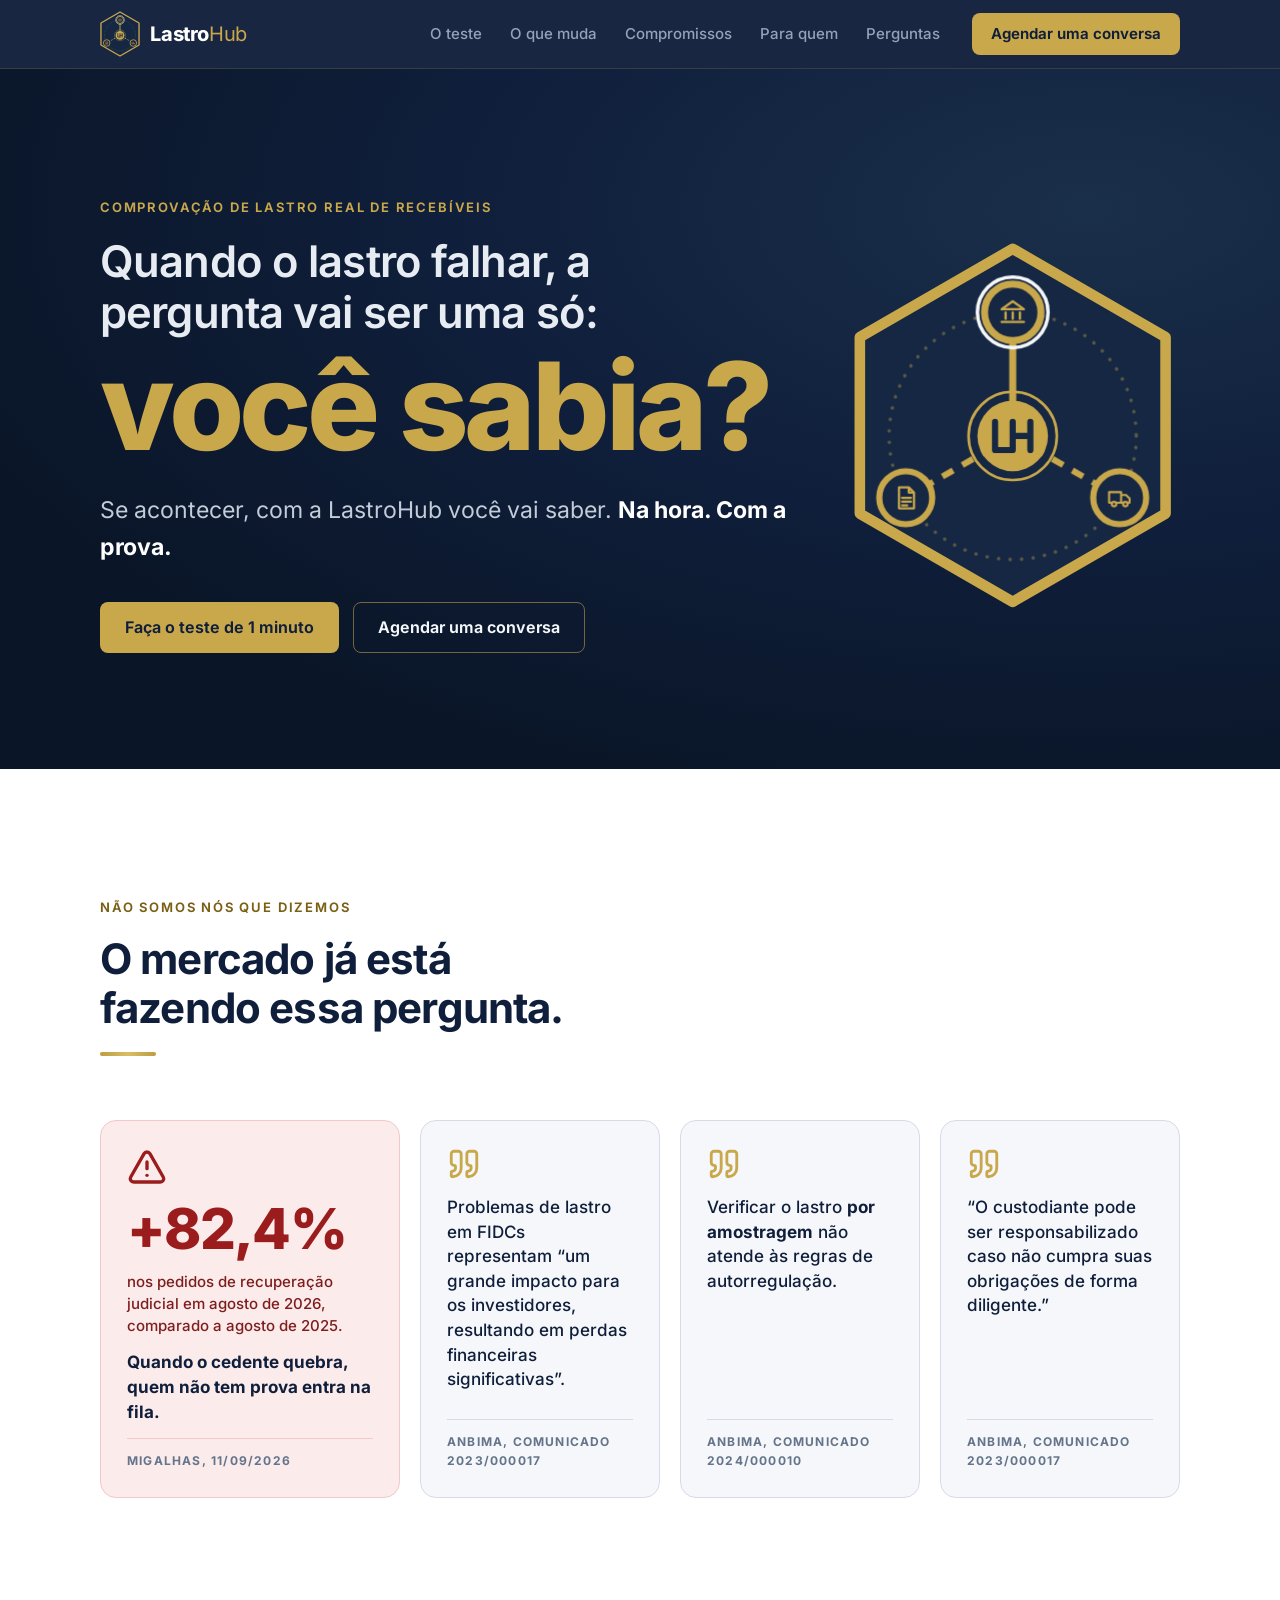
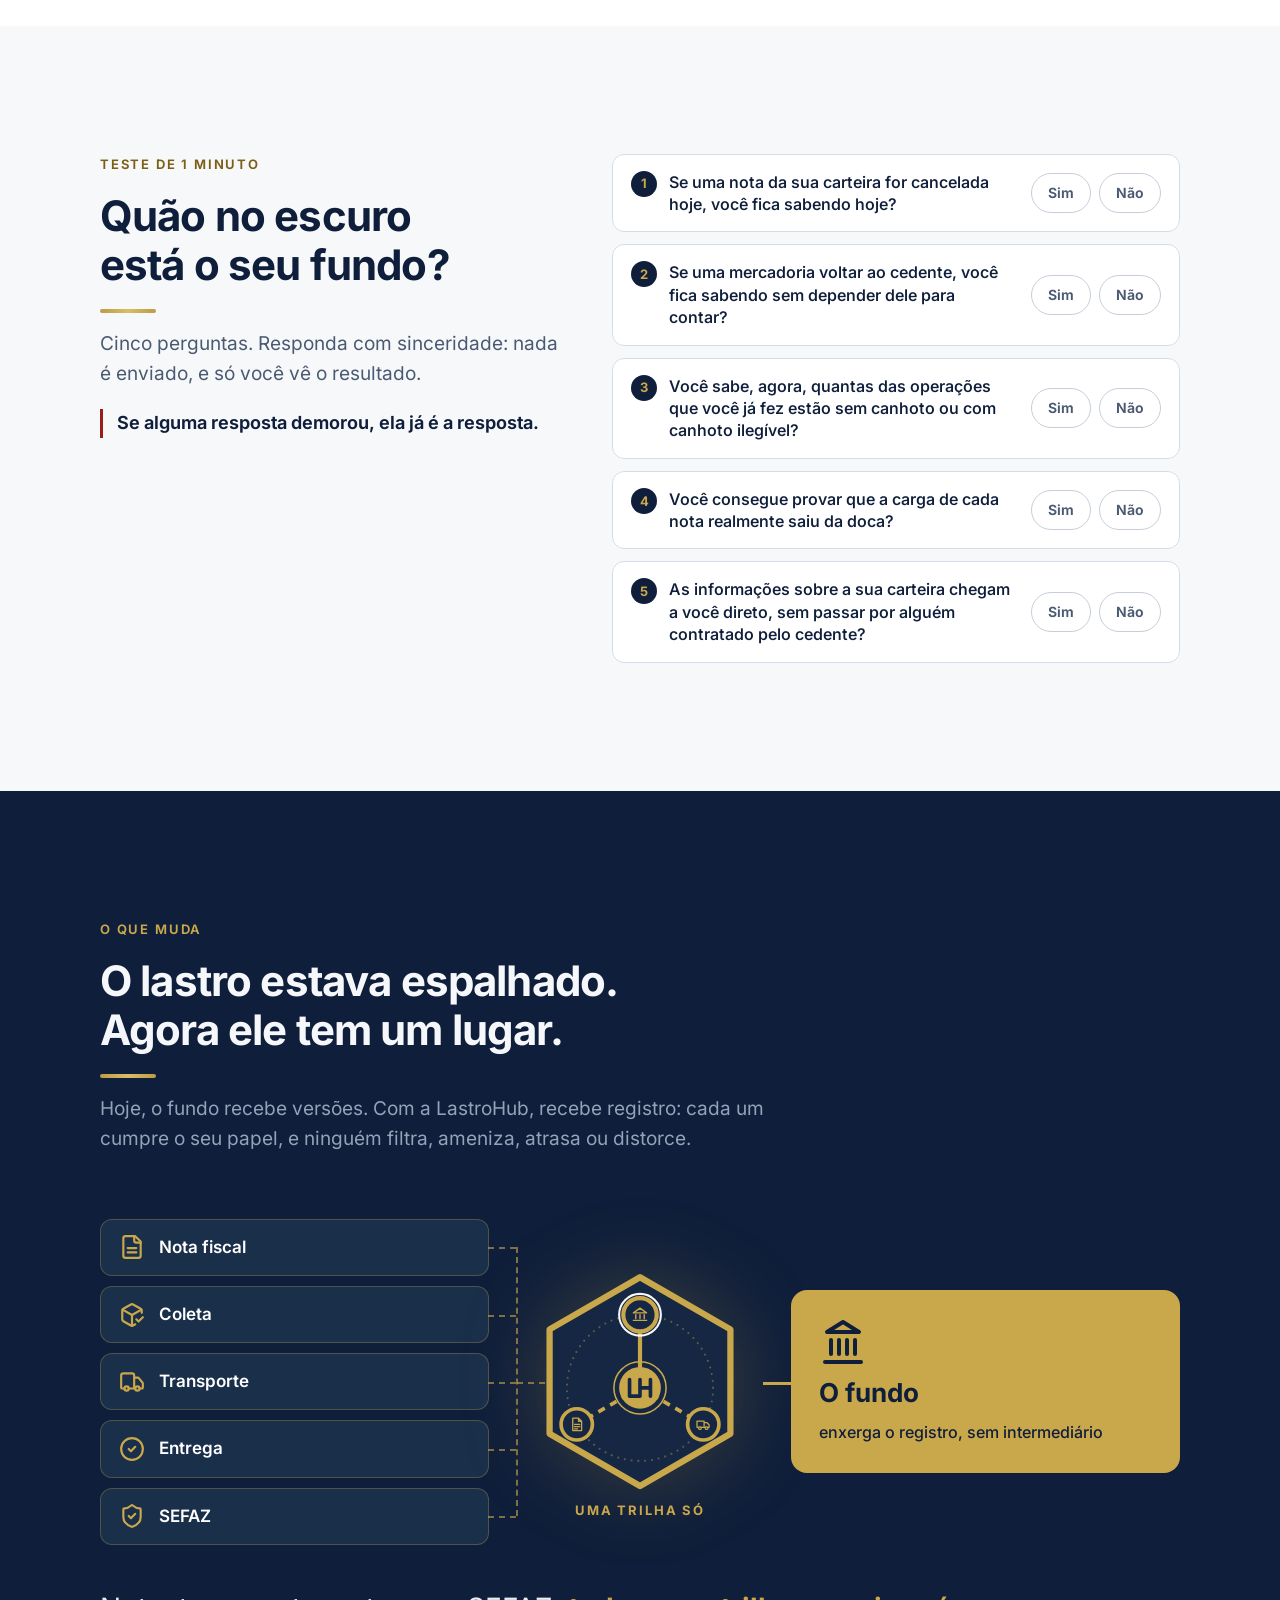
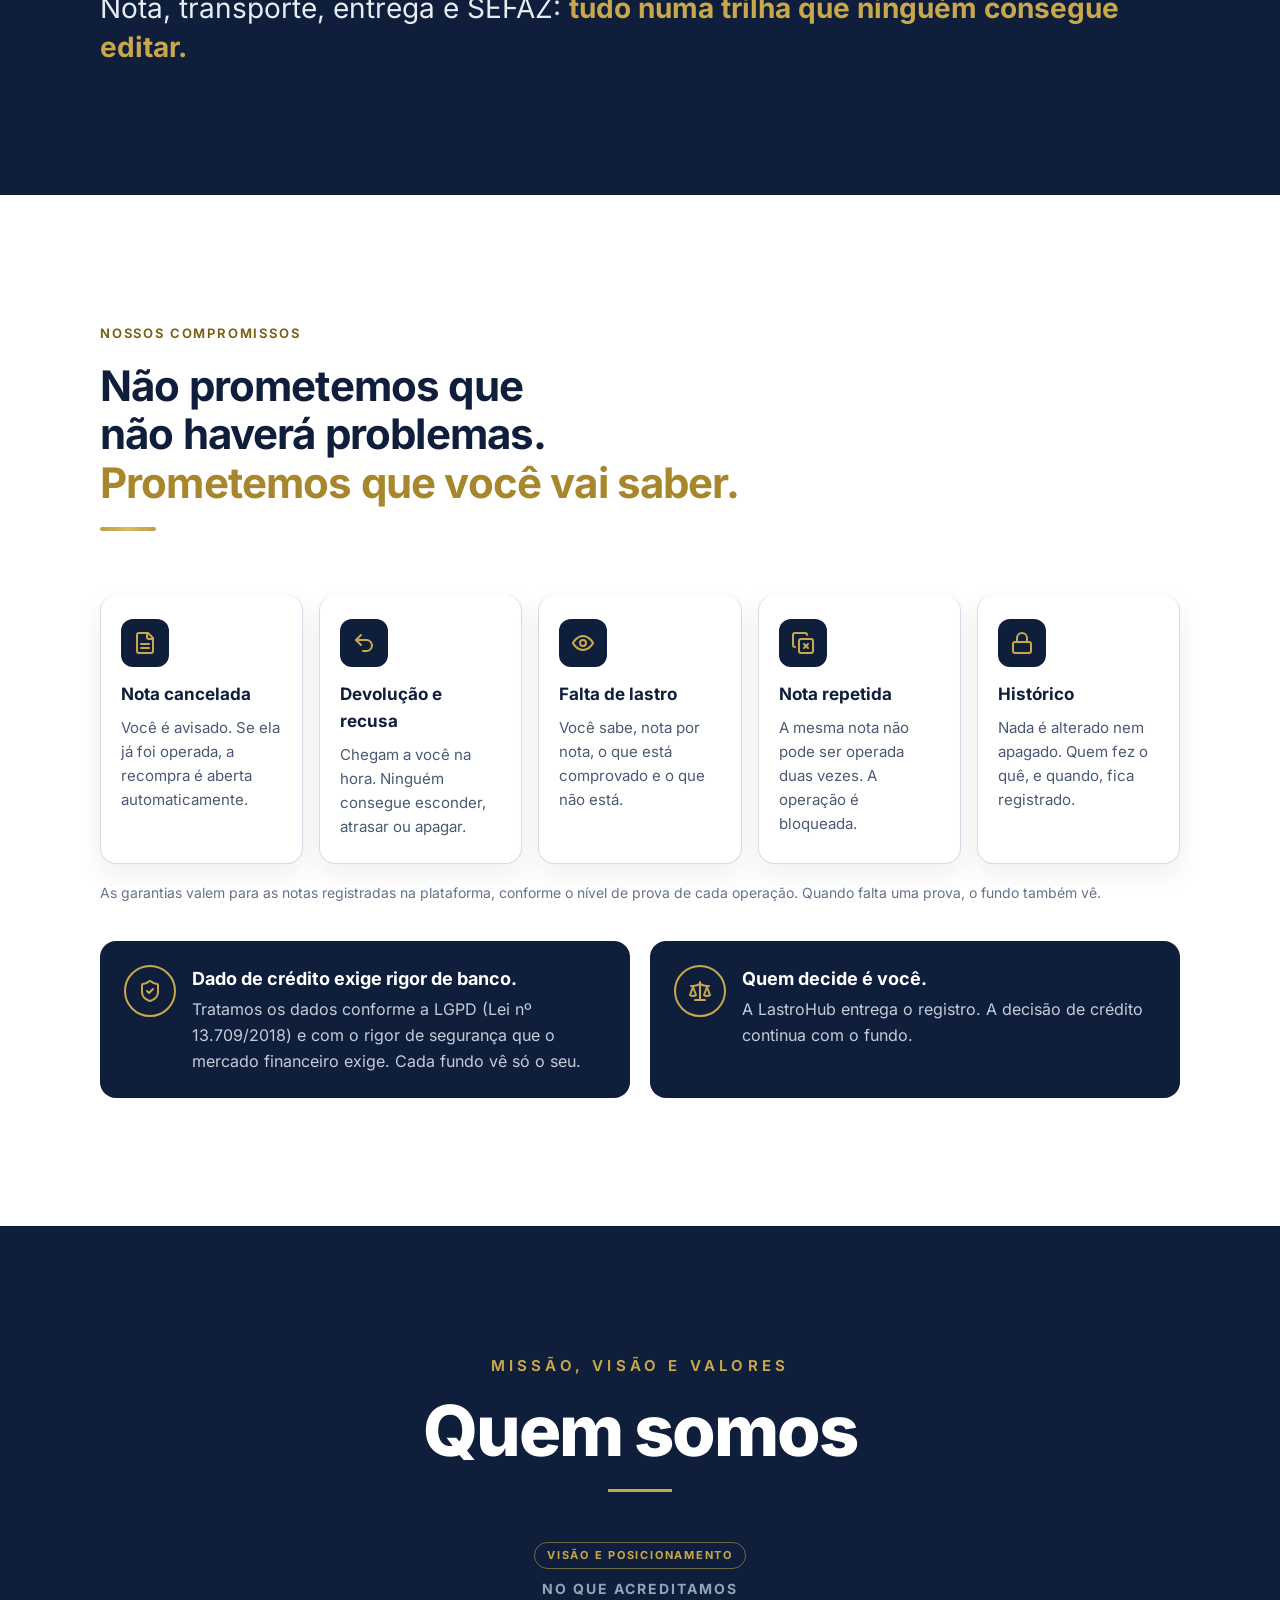
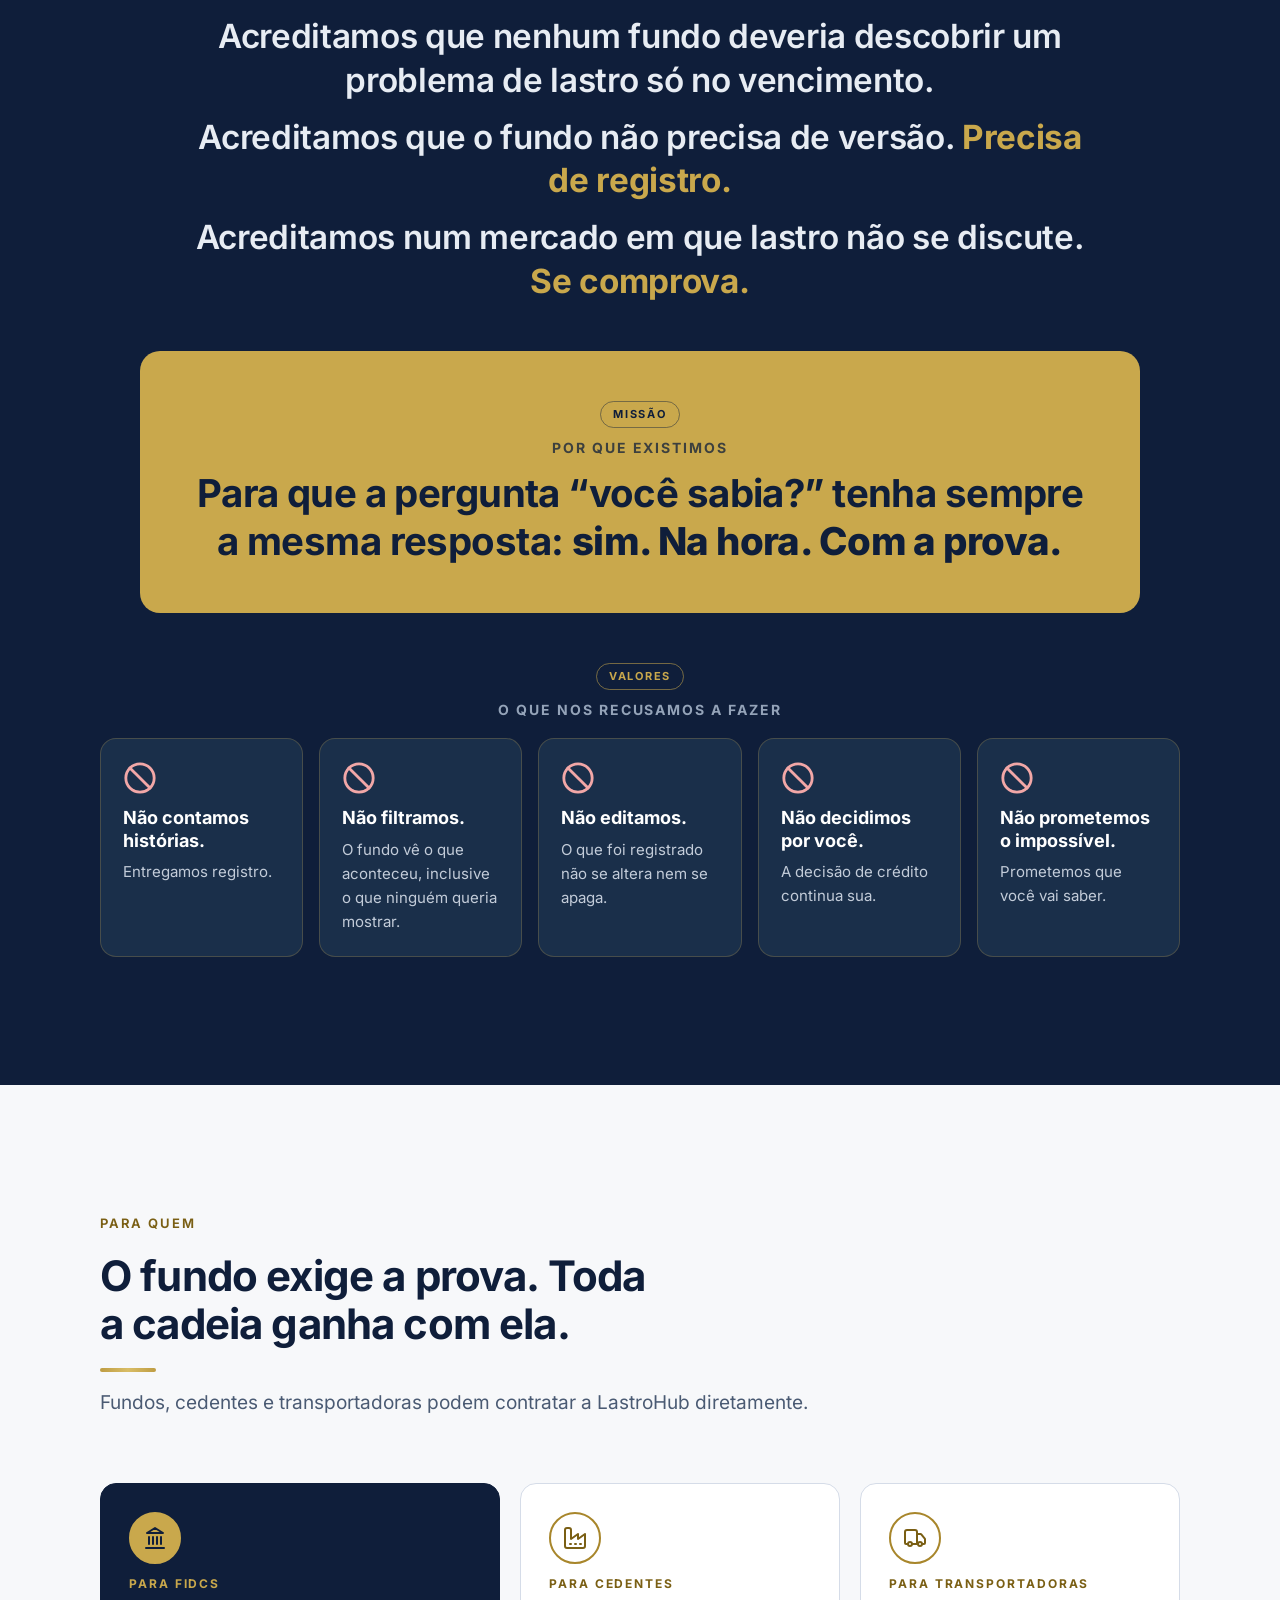
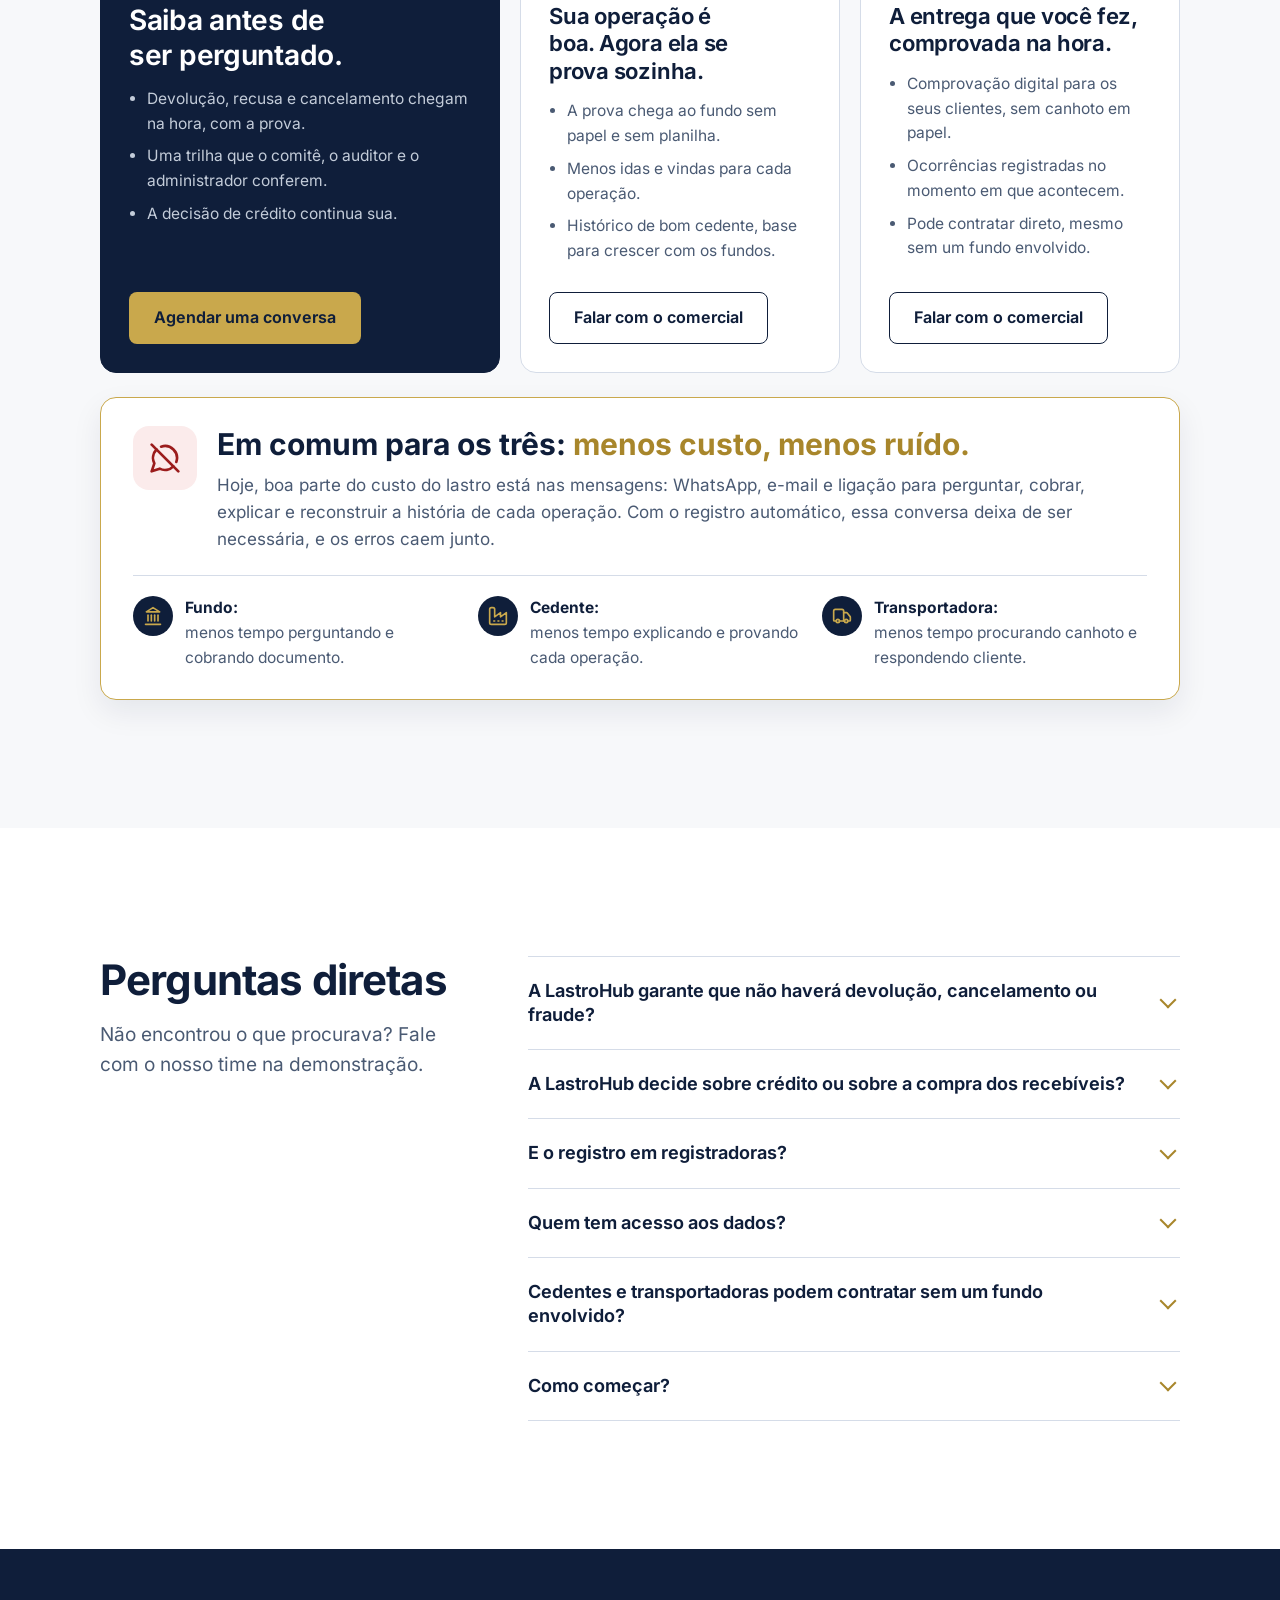
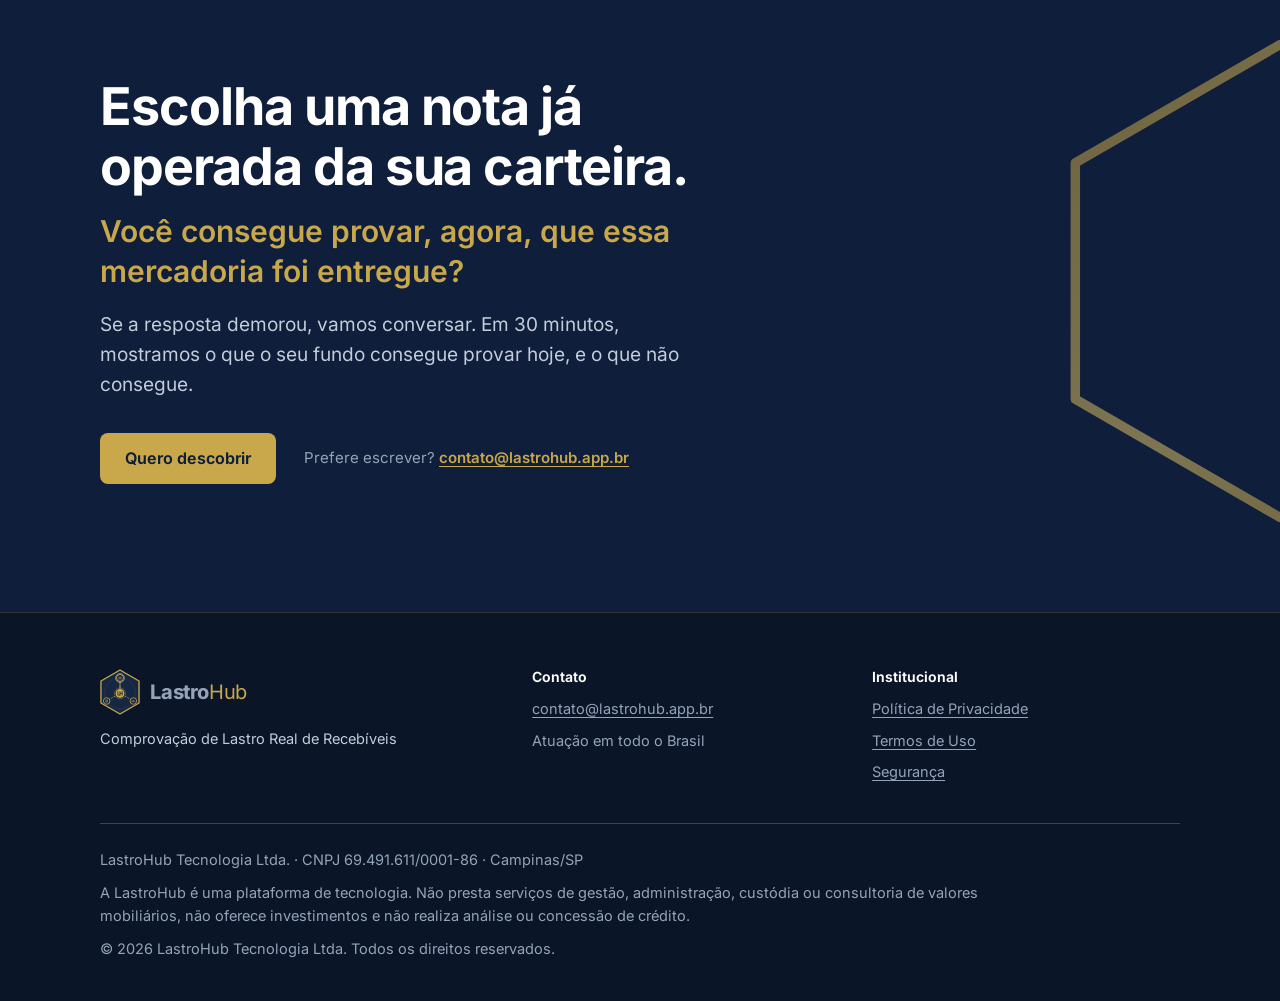
<file: index.html>
<!doctype html>
<html lang="pt-BR">
<head>
  <meta charset="utf-8">
  <meta name="viewport" content="width=device-width, initial-scale=1">
  <title>LastroHub | Comprovação de lastro de recebíveis para FIDCs</title>
  <meta name="description" content="Quando o lastro falhar, a pergunta vai ser uma só: você sabia? Com a LastroHub, se acontecer, você vai saber. Na hora. Com a prova.">
  <link rel="canonical" href="https://lastrohub.app.br/">
  <meta name="theme-color" content="#0F1E3A">

  <!-- Compartilhamento (WhatsApp, LinkedIn, e-mail) -->
  <meta property="og:type" content="website">
  <meta property="og:locale" content="pt_BR">
  <meta property="og:site_name" content="LastroHub">
  <meta property="og:url" content="https://lastrohub.app.br/">
  <meta property="og:title" content="LastroHub: se acontecer, você vai saber. Na hora. Com a prova.">
  <meta property="og:description" content="Devolução, recusa, cancelamento ou falta de prova chegam ao fundo na hora, sem passar pelo filtro de ninguém.">
  <meta property="og:image" content="https://lastrohub.app.br/assets/img/compartilhamento-v2.jpg">
  <meta property="og:image:secure_url" content="https://lastrohub.app.br/assets/img/compartilhamento-v2.jpg">
  <meta property="og:image:type" content="image/jpeg">
  <meta property="og:image:width" content="1200">
  <meta property="og:image:height" content="630">
  <meta property="og:image:alt" content="LastroHub: se acontecer, você vai saber. Na hora. Com a prova.">
  <meta name="twitter:card" content="summary_large_image">

  <link rel="icon" href="assets/img/favicon.svg" type="image/svg+xml">
  <link rel="icon" href="assets/img/favicon-32.png" sizes="32x32" type="image/png">
  <link rel="apple-touch-icon" href="assets/img/apple-touch-icon.png">
  <link rel="preload" href="assets/fonts/inter-latin.woff2" as="font" type="font/woff2" crossorigin>
  <link rel="stylesheet" href="assets/css/site.css">

  <script type="application/ld+json">
  {
    "@context": "https://schema.org",
    "@type": "Organization",
    "name": "LastroHub",
    "legalName": "LastroHub Tecnologia Ltda.",
    "taxID": "69.491.611/0001-86",
    "url": "https://lastrohub.app.br/",
    "logo": "https://lastrohub.app.br/assets/img/apple-touch-icon.png",
    "description": "Plataforma de comprovação de lastro de recebíveis para FIDCs.",
    "address": { "@type": "PostalAddress", "addressLocality": "Campinas", "addressRegion": "SP", "addressCountry": "BR" }
  }
  </script>
</head>
<body>
  <a class="pular" href="#principal">Pular para o conteúdo</a>

  <!-- ================= TOPO ================= -->
  <header class="topo">
    <div class="conteudo">
      <a class="marca" href="./" aria-label="LastroHub, início">
        <svg viewBox="78 52 364 416" aria-hidden="true"><g transform="translate(40 40)"><polygon points="220,20 393.2,120 393.2,320 220,420 46.8,320 46.8,120" fill="#152743" stroke="#C9A84C" stroke-width="12" stroke-linejoin="round"/>
<circle cx="220" cy="232" r="140" fill="none" stroke="#C9A84C" stroke-opacity="0.4" stroke-width="4" stroke-linecap="round" stroke-dasharray="0.1 13"/>
<line x1="220" y1="232" x2="220" y2="92" stroke="#C9A84C" stroke-width="8"/>
<line x1="220" y1="232" x2="98.8" y2="302" stroke="#C9A84C" stroke-width="7" stroke-dasharray="14 12"/>
<line x1="220" y1="232" x2="341.2" y2="302" stroke="#C9A84C" stroke-width="7" stroke-dasharray="14 12"/>
<g transform="translate(220 92)"><circle r="40" fill="none" stroke="#F5F7FA" stroke-width="4"/><circle r="32" fill="#152743" stroke="#C9A84C" stroke-width="8"/>
<path transform="scale(0.9)" d="M-14 -4L0 -14L14 -4Z M-9 0V8 M0 0V8 M9 0V8 M-14 12H14" fill="none" stroke="#C9A84C" stroke-width="3" stroke-linejoin="round" stroke-linecap="round"/></g>
<g transform="translate(220 232)"><circle r="50" fill="none" stroke="#C9A84C" stroke-width="3"/><circle r="40" fill="#C9A84C"/>
<path d="M-20 -16V16H0 M0 -16V16 M20 -16V16 M0 0H20" fill="none" stroke="#152743" stroke-width="7" stroke-linecap="round" stroke-linejoin="round"/></g>
<g transform="translate(98.8 302)"><circle r="30" fill="#152743" stroke="#C9A84C" stroke-width="7"/>
<path transform="scale(0.85)" d="M-9 -14H4L11 -7V14H-9Z M4 -14V-7H11 M-5 0H7 M-5 5H7 M-5 10H2" fill="none" stroke="#C9A84C" stroke-width="3" stroke-linejoin="round" stroke-linecap="round"/></g>
<g transform="translate(341.2 302)"><circle r="30" fill="#152743" stroke="#C9A84C" stroke-width="7"/>
<g transform="scale(0.8)" fill="none" stroke="#C9A84C" stroke-width="3" stroke-linejoin="round" stroke-linecap="round"><path d="M-15 -8H2V7H-15Z M2 -4H9L14 1V7H2"/>
<circle cx="-8" cy="9" r="3.2" fill="#152743"/><circle cx="8" cy="9" r="3.2" fill="#152743"/></g></g></g></svg>
        <span><b>Lastro</b><i>Hub</i></span>
      </a>
      <nav class="menu" aria-label="Seções da página">
        <a href="#teste">O teste</a>
        <a href="#hub">O que muda</a>
        <a href="#compromissos">Compromissos</a>
        <a href="#para-quem">Para quem</a>
        <a href="#perguntas">Perguntas</a>
      </nav>
      <a class="botao botao--principal" data-acao="agendar" href="#contato">Agendar uma conversa</a>
    </div>
  </header>

  <main id="principal">

    <!-- ================= 1. ABERTURA ================= -->
    <section class="h4" aria-labelledby="titulo-principal">
      <div class="conteudo h4__grade">
        <div>
          <span class="sobretitulo">Comprovação de lastro real de recebíveis</span>
          <h1 id="titulo-principal">Quando o lastro falhar, a pergunta vai ser uma só:<span class="h4__pergunta">você sabia?</span></h1>
          <p class="h4__promessa">Se acontecer, com a LastroHub você vai saber. <b>Na hora. Com a prova.</b></p>
          <div class="h4__acoes">
            <a class="botao botao--principal" href="#teste">Faça o teste de 1 minuto</a>
            <a class="botao botao--secundario" data-acao="agendar" href="#contato">Agendar uma conversa</a>
          </div>
        </div>
        <div class="simbolo-vivo" aria-hidden="true">
            <svg viewBox="30 10 380 420">
              <defs>
                <mask id="m-doc" maskUnits="userSpaceOnUse" x="0" y="0" width="440" height="440">
                  <line class="sv-revela sv-revela--doc" x1="220" y1="232" x2="98.8" y2="302" stroke="#fff" stroke-width="16"/>
                </mask>
                <mask id="m-cam" maskUnits="userSpaceOnUse" x="0" y="0" width="440" height="440">
                  <line class="sv-revela sv-revela--caminhao" x1="220" y1="232" x2="341.2" y2="302" stroke="#fff" stroke-width="16"/>
                </mask>
              </defs>
              <polygon points="220,20 393.2,120 393.2,320 220,420 46.8,320 46.8,120" fill="#152743" stroke="#C9A84C" stroke-width="12" stroke-linejoin="round"/>
              <circle class="sv-orbita" cx="220" cy="232" r="140" fill="none" stroke="#C9A84C" stroke-opacity="0.4" stroke-width="4" stroke-linecap="round" stroke-dasharray="0.1 13"/>
              <line class="sv-revela sv-revela--banco" x1="220" y1="232" x2="220" y2="92" stroke="#C9A84C" stroke-width="8"/>
              <line x1="220" y1="232" x2="98.8" y2="302" stroke="#C9A84C" stroke-width="7" stroke-dasharray="14 12" mask="url(#m-doc)"/>
              <line x1="220" y1="232" x2="341.2" y2="302" stroke="#C9A84C" stroke-width="7" stroke-dasharray="14 12" mask="url(#m-cam)"/>
              <g transform="translate(220 92)"><g class="sv-no sv-no--banco">
                <circle r="40" fill="none" stroke="#F5F7FA" stroke-width="4"/><circle r="32" fill="#152743" stroke="#C9A84C" stroke-width="8"/>
                <path transform="scale(0.9)" d="M-14 -4L0 -14L14 -4Z M-9 0V8 M0 0V8 M9 0V8 M-14 12H14" fill="none" stroke="#C9A84C" stroke-width="3" stroke-linejoin="round" stroke-linecap="round"/>
              </g></g>
              <g transform="translate(98.8 302)"><g class="sv-no sv-no--doc">
                <circle r="30" fill="#152743" stroke="#C9A84C" stroke-width="7"/>
                <path transform="scale(0.85)" d="M-9 -14H4L11 -7V14H-9Z M4 -14V-7H11 M-5 0H7 M-5 5H7 M-5 10H2" fill="none" stroke="#C9A84C" stroke-width="3" stroke-linejoin="round" stroke-linecap="round"/>
              </g></g>
              <g transform="translate(341.2 302)"><g class="sv-no sv-no--caminhao">
                <circle r="30" fill="#152743" stroke="#C9A84C" stroke-width="7"/>
                <g transform="scale(0.8)" fill="none" stroke="#C9A84C" stroke-width="3" stroke-linejoin="round" stroke-linecap="round"><path d="M-15 -8H2V7H-15Z M2 -4H9L14 1V7H2"/><circle cx="-8" cy="9" r="3.2" fill="#152743"/><circle cx="8" cy="9" r="3.2" fill="#152743"/></g>
              </g></g>
              <g transform="translate(220 232)"><g class="sv-no sv-no--centro">
                <circle r="50" fill="none" stroke="#C9A84C" stroke-width="3"/><circle r="40" fill="#C9A84C"/>
                <path d="M-20 -16V16H0 M0 -16V16 M20 -16V16 M0 0H20" fill="none" stroke="#152743" stroke-width="7" stroke-linecap="round" stroke-linejoin="round"/>
              </g></g>
            </svg>
            <span class="brilho" aria-hidden="true"></span>
          </div>
      </div>
    </section>

    <!-- ================= 2. A DOR, NA VOZ DE QUEM FISCALIZA ================= -->
    <section class="secao" id="mercado" aria-labelledby="t-mercado">
      <div class="conteudo">
        <div class="intro">
          <span class="sobretitulo">Não somos nós que dizemos</span>
          <h2 id="t-mercado">O mercado já está fazendo essa pergunta.</h2>
        </div>
        <div class="vozes">
          <div class="voz voz--numero">
            <span class="voz__alerta"><svg viewBox="0 0 24 24" aria-hidden="true"><g fill="none" stroke="currentColor" stroke-width="2" stroke-linecap="round" stroke-linejoin="round"><path d="m21.73 18-8-14a2 2 0 0 0-3.48 0l-8 14A2 2 0 0 0 4 21h16a2 2 0 0 0 1.73-3"/><path d="M12 9v4"/><path d="M12 17h.01"/></g></svg></span>
            <p class="voz__grande">+82,4%</p>
            <p class="voz__legenda">nos pedidos de recuperação judicial em agosto de 2026, comparado a agosto de 2025.</p>
            <p class="voz__fecho">Quando o cedente quebra, quem não tem prova entra na fila.</p>
            <a class="voz__fonte" href="https://www.migalhas.com.br/depeso/464026/os-fidcs-bateram-recorde-e-as-recuperacoes-judiciais-tambem" target="_blank" rel="noopener">Migalhas, 11/09/2026</a>
          </div>
          <blockquote class="voz">
            <span class="voz__aspas"><svg viewBox="0 0 24 24" aria-hidden="true"><g fill="none" stroke="currentColor" stroke-width="2" stroke-linecap="round" stroke-linejoin="round"><path d="M16 3a2 2 0 0 0-2 2v6a2 2 0 0 0 2 2 1 1 0 0 1 1 1v1a2 2 0 0 1-2 2 1 1 0 0 0-1 1v2a1 1 0 0 0 1 1 6 6 0 0 0 6-6V5a2 2 0 0 0-2-2z"/><path d="M5 3a2 2 0 0 0-2 2v6a2 2 0 0 0 2 2 1 1 0 0 1 1 1v1a2 2 0 0 1-2 2 1 1 0 0 0-1 1v2a1 1 0 0 0 1 1 6 6 0 0 0 6-6V5a2 2 0 0 0-2-2z"/></g></svg></span>
            <p>Problemas de lastro em FIDCs representam “um grande impacto para os investidores, resultando em perdas financeiras significativas”.</p>
            <a class="voz__fonte" href="https://www.anbima.com.br/pt_br/autorregular/comunicados/integra/comunicado/comunicado-de-prevencao-verificacao-do-lastro-dos-direitos-creditorios-do-fidc/numero/2023-000017.htm" target="_blank" rel="noopener">ANBIMA, Comunicado 2023/000017</a>
          </blockquote>
          <blockquote class="voz">
            <span class="voz__aspas"><svg viewBox="0 0 24 24" aria-hidden="true"><g fill="none" stroke="currentColor" stroke-width="2" stroke-linecap="round" stroke-linejoin="round"><path d="M16 3a2 2 0 0 0-2 2v6a2 2 0 0 0 2 2 1 1 0 0 1 1 1v1a2 2 0 0 1-2 2 1 1 0 0 0-1 1v2a1 1 0 0 0 1 1 6 6 0 0 0 6-6V5a2 2 0 0 0-2-2z"/><path d="M5 3a2 2 0 0 0-2 2v6a2 2 0 0 0 2 2 1 1 0 0 1 1 1v1a2 2 0 0 1-2 2 1 1 0 0 0-1 1v2a1 1 0 0 0 1 1 6 6 0 0 0 6-6V5a2 2 0 0 0-2-2z"/></g></svg></span>
            <p>Verificar o lastro <b>por amostragem</b> não atende às regras de autorregulação.</p>
            <a class="voz__fonte" href="https://www.anbima.com.br/pt_br/autorregular/comunicados/integra/comunicado/verificacao-de-lastro-dos-direitos-creditorios/numero/2024-000010.htm" target="_blank" rel="noopener">ANBIMA, Comunicado 2024/000010</a>
          </blockquote>
          <blockquote class="voz">
            <span class="voz__aspas"><svg viewBox="0 0 24 24" aria-hidden="true"><g fill="none" stroke="currentColor" stroke-width="2" stroke-linecap="round" stroke-linejoin="round"><path d="M16 3a2 2 0 0 0-2 2v6a2 2 0 0 0 2 2 1 1 0 0 1 1 1v1a2 2 0 0 1-2 2 1 1 0 0 0-1 1v2a1 1 0 0 0 1 1 6 6 0 0 0 6-6V5a2 2 0 0 0-2-2z"/><path d="M5 3a2 2 0 0 0-2 2v6a2 2 0 0 0 2 2 1 1 0 0 1 1 1v1a2 2 0 0 1-2 2 1 1 0 0 0-1 1v2a1 1 0 0 0 1 1 6 6 0 0 0 6-6V5a2 2 0 0 0-2-2z"/></g></svg></span>
            <p>“O custodiante pode ser responsabilizado caso não cumpra suas obrigações de forma diligente.”</p>
            <a class="voz__fonte" href="https://www.anbima.com.br/pt_br/autorregular/comunicados/integra/comunicado/comunicado-de-prevencao-verificacao-do-lastro-dos-direitos-creditorios-do-fidc/numero/2023-000017.htm" target="_blank" rel="noopener">ANBIMA, Comunicado 2023/000017</a>
          </blockquote>
        </div>
      </div>
    </section>

    <!-- ================= 3. TESTE DE 1 MINUTO ================= -->
    <section class="secao secao--leitura" id="teste" aria-labelledby="t-teste">
      <div class="conteudo teste__grade">
        <div class="intro">
          <span class="sobretitulo">Teste de 1 minuto</span>
          <h2 id="t-teste">Quão no escuro está o seu fundo?</h2>
          <p>Cinco perguntas. Responda com sinceridade: nada é enviado, e só você vê o resultado.</p>
          <p class="teste__provoca">Se alguma resposta demorou, ela já é a resposta.</p>
        </div>
        <form class="teste" onsubmit="return false">
          <fieldset class="teste__q"><legend><span>1</span>Se uma nota da sua carteira for cancelada hoje, você fica sabendo hoje?</legend><div class="teste__opcoes"><label><input type="radio" name="q1" value="1"><span>Sim</span></label><label><input type="radio" name="q1" value="0"><span>Não</span></label></div></fieldset>
          <fieldset class="teste__q"><legend><span>2</span>Se uma mercadoria voltar ao cedente, você fica sabendo sem depender dele para contar?</legend><div class="teste__opcoes"><label><input type="radio" name="q2" value="1"><span>Sim</span></label><label><input type="radio" name="q2" value="0"><span>Não</span></label></div></fieldset>
          <fieldset class="teste__q"><legend><span>3</span>Você sabe, agora, quantas das operações que você já fez estão sem canhoto ou com canhoto ilegível?</legend><div class="teste__opcoes"><label><input type="radio" name="q3" value="1"><span>Sim</span></label><label><input type="radio" name="q3" value="0"><span>Não</span></label></div></fieldset>
          <fieldset class="teste__q"><legend><span>4</span>Você consegue provar que a carga de cada nota realmente saiu da doca?</legend><div class="teste__opcoes"><label><input type="radio" name="q4" value="1"><span>Sim</span></label><label><input type="radio" name="q4" value="0"><span>Não</span></label></div></fieldset>
          <fieldset class="teste__q"><legend><span>5</span>As informações sobre a sua carteira chegam a você direto, sem passar por alguém contratado pelo cedente?</legend><div class="teste__opcoes"><label><input type="radio" name="q5" value="1"><span>Sim</span></label><label><input type="radio" name="q5" value="0"><span>Não</span></label></div></fieldset>
          <div class="teste__resultado" aria-live="polite" hidden>
            <p class="teste__placar"><b data-teste="sim">0</b><span>de 5</span></p>
            <p class="teste__titulo">momentos em que o seu fundo enxerga.</p>
            <p class="teste__msg" data-teste="msg"></p>
            <a class="botao botao--principal" data-acao="agendar" data-teste="cta" href="#contato">Quero ver o que falta</a>
          </div>
        </form>
      </div>
    </section>

    <!-- ================= 4. O HUB ================= -->
    <section class="secao secao--escura" id="hub" aria-labelledby="t-hub">
      <div class="conteudo">
        <div class="intro">
          <span class="sobretitulo">O que muda</span>
          <h2 id="t-hub">O lastro estava espalhado. Agora ele tem um lugar.</h2>
          <p>Hoje, o fundo recebe versões. Com a LastroHub, recebe registro: cada um cumpre o seu papel, e ninguém filtra, ameniza, atrasa ou distorce.</p>
        </div>
        <div class="hub" role="img" aria-label="Nota fiscal, coleta, transporte, entrega e SEFAZ se juntam na LastroHub, numa trilha única que chega ao fundo.">
          <ul class="hub__fontes"><li><span><svg viewBox="0 0 24 24" aria-hidden="true"><g fill="none" stroke="currentColor" stroke-width="2" stroke-linecap="round" stroke-linejoin="round"><path d="M15 2H6a2 2 0 0 0-2 2v16a2 2 0 0 0 2 2h12a2 2 0 0 0 2-2V7Z"/><path d="M14 2v4a2 2 0 0 0 2 2h4"/><path d="M16 13H8"/><path d="M16 17H8"/></g></svg></span>Nota fiscal</li><li><span><svg viewBox="0 0 24 24" aria-hidden="true"><g fill="none" stroke="currentColor" stroke-width="2" stroke-linecap="round" stroke-linejoin="round"><path d="M16 16l2 2 4-4"/><path d="M21 10V8a2 2 0 0 0-1-1.73l-7-4a2 2 0 0 0-2 0l-7 4A2 2 0 0 0 3 8v8a2 2 0 0 0 1 1.73l7 4a2 2 0 0 0 2 0l2-1.14"/><path d="M3.29 7 12 12l8.71-5"/><path d="M12 22V12"/></g></svg></span>Coleta</li><li><span><svg viewBox="0 0 24 24" aria-hidden="true"><g fill="none" stroke="currentColor" stroke-width="2" stroke-linecap="round" stroke-linejoin="round"><path d="M14 18V6a2 2 0 0 0-2-2H4a2 2 0 0 0-2 2v11a1 1 0 0 0 1 1h2"/><path d="M15 18H9"/><path d="M19 18h2a1 1 0 0 0 1-1v-3.65a1 1 0 0 0-.22-.62l-3.48-4.35A1 1 0 0 0 17.52 8H14"/><circle cx="17" cy="18" r="2"/><circle cx="7" cy="18" r="2"/></g></svg></span>Transporte</li><li><span><svg viewBox="0 0 24 24" aria-hidden="true"><g fill="none" stroke="currentColor" stroke-width="2" stroke-linecap="round" stroke-linejoin="round"><circle cx="12" cy="12" r="10"/><path d="m9 12 2 2 4-4"/></g></svg></span>Entrega</li><li><span><svg viewBox="0 0 24 24" aria-hidden="true"><g fill="none" stroke="currentColor" stroke-width="2" stroke-linecap="round" stroke-linejoin="round"><path d="M20 13c0 5-3.5 7.5-7.66 8.95a1 1 0 0 1-.67-.01C7.5 20.5 4 18 4 13V6a1 1 0 0 1 1-1c2 0 4.5-1.2 6.24-2.72a1.17 1.17 0 0 1 1.52 0C14.51 3.81 17 5 19 5a1 1 0 0 1 1 1z"/><path d="m9 12 2 2 4-4"/></g></svg></span>SEFAZ</li></ul>
          <div class="hub__centro"><svg viewBox="78 52 364 416" aria-hidden="true"><g transform="translate(40 40)"><polygon points="220,20 393.2,120 393.2,320 220,420 46.8,320 46.8,120" fill="#152743" stroke="#C9A84C" stroke-width="12" stroke-linejoin="round"/>
<circle cx="220" cy="232" r="140" fill="none" stroke="#C9A84C" stroke-opacity="0.4" stroke-width="4" stroke-linecap="round" stroke-dasharray="0.1 13"/>
<line x1="220" y1="232" x2="220" y2="92" stroke="#C9A84C" stroke-width="8"/>
<line x1="220" y1="232" x2="98.8" y2="302" stroke="#C9A84C" stroke-width="7" stroke-dasharray="14 12"/>
<line x1="220" y1="232" x2="341.2" y2="302" stroke="#C9A84C" stroke-width="7" stroke-dasharray="14 12"/>
<g transform="translate(220 92)"><circle r="40" fill="none" stroke="#F5F7FA" stroke-width="4"/><circle r="32" fill="#152743" stroke="#C9A84C" stroke-width="8"/>
<path transform="scale(0.9)" d="M-14 -4L0 -14L14 -4Z M-9 0V8 M0 0V8 M9 0V8 M-14 12H14" fill="none" stroke="#C9A84C" stroke-width="3" stroke-linejoin="round" stroke-linecap="round"/></g>
<g transform="translate(220 232)"><circle r="50" fill="none" stroke="#C9A84C" stroke-width="3"/><circle r="40" fill="#C9A84C"/>
<path d="M-20 -16V16H0 M0 -16V16 M20 -16V16 M0 0H20" fill="none" stroke="#152743" stroke-width="7" stroke-linecap="round" stroke-linejoin="round"/></g>
<g transform="translate(98.8 302)"><circle r="30" fill="#152743" stroke="#C9A84C" stroke-width="7"/>
<path transform="scale(0.85)" d="M-9 -14H4L11 -7V14H-9Z M4 -14V-7H11 M-5 0H7 M-5 5H7 M-5 10H2" fill="none" stroke="#C9A84C" stroke-width="3" stroke-linejoin="round" stroke-linecap="round"/></g>
<g transform="translate(341.2 302)"><circle r="30" fill="#152743" stroke="#C9A84C" stroke-width="7"/>
<g transform="scale(0.8)" fill="none" stroke="#C9A84C" stroke-width="3" stroke-linejoin="round" stroke-linecap="round"><path d="M-15 -8H2V7H-15Z M2 -4H9L14 1V7H2"/>
<circle cx="-8" cy="9" r="3.2" fill="#152743"/><circle cx="8" cy="9" r="3.2" fill="#152743"/></g></g></g></svg><span>Uma trilha só</span></div>
          <div class="hub__destino"><span><svg viewBox="0 0 24 24" aria-hidden="true"><g fill="none" stroke="currentColor" stroke-width="2" stroke-linecap="round" stroke-linejoin="round"><path d="M3 22h18"/><path d="M6 18v-7"/><path d="M10 18v-7"/><path d="M14 18v-7"/><path d="M18 18v-7"/><path d="M12 2 20 7H4z"/></g></svg></span><b>O fundo</b><small>enxerga o registro, sem intermediário</small></div>
        </div>
        <p class="hub__frase">Nota, transporte, entrega e SEFAZ: <b>tudo numa trilha que ninguém consegue editar.</b></p>
      </div>
    </section>

    <!-- ================= 5. COMPROMISSOS E CONFIANÇA ================= -->
    <section class="secao" id="compromissos" aria-labelledby="t-compromissos">
      <div class="conteudo">
        <div class="intro">
          <span class="sobretitulo">Nossos compromissos</span>
          <h2 id="t-compromissos">Não prometemos que não haverá problemas. <span class="destaque">Prometemos que você vai saber.</span></h2>
        </div>
        <ul class="gar"><li><span class="gar__icone"><svg viewBox="0 0 24 24" aria-hidden="true"><g fill="none" stroke="currentColor" stroke-width="2" stroke-linecap="round" stroke-linejoin="round"><path d="M15 2H6a2 2 0 0 0-2 2v16a2 2 0 0 0 2 2h12a2 2 0 0 0 2-2V7Z"/><path d="M14 2v4a2 2 0 0 0 2 2h4"/><path d="M16 13H8"/><path d="M16 17H8"/></g></svg></span><b>Nota cancelada</b><span>Você é avisado. Se ela já foi operada, a recompra é aberta automaticamente.</span></li><li><span class="gar__icone"><svg viewBox="0 0 24 24" aria-hidden="true"><g fill="none" stroke="currentColor" stroke-width="2" stroke-linecap="round" stroke-linejoin="round"><path d="M9 14 4 9l5-5"/><path d="M4 9h10.5a5.5 5.5 0 0 1 5.5 5.5a5.5 5.5 0 0 1-5.5 5.5H11"/></g></svg></span><b>Devolução e recusa</b><span>Chegam a você na hora. Ninguém consegue esconder, atrasar ou apagar.</span></li><li><span class="gar__icone"><svg viewBox="0 0 24 24" aria-hidden="true"><g fill="none" stroke="currentColor" stroke-width="2" stroke-linecap="round" stroke-linejoin="round"><path d="M2 12s3.5-7 10-7 10 7 10 7-3.5 7-10 7S2 12 2 12z"/><circle cx="12" cy="12" r="3"/></g></svg></span><b>Falta de lastro</b><span>Você sabe, nota por nota, o que está comprovado e o que não está.</span></li><li><span class="gar__icone"><svg viewBox="0 0 24 24" aria-hidden="true"><g fill="none" stroke="currentColor" stroke-width="2" stroke-linecap="round" stroke-linejoin="round"><rect width="14" height="14" x="8" y="8" rx="2"/><path d="M4 16c-1.1 0-2-.9-2-2V4c0-1.1.9-2 2-2h10c1.1 0 2 .9 2 2"/><path d="m13 13 4 4"/><path d="m17 13-4 4"/></g></svg></span><b>Nota repetida</b><span>A mesma nota não pode ser operada duas vezes. A operação é bloqueada.</span></li><li><span class="gar__icone"><svg viewBox="0 0 24 24" aria-hidden="true"><g fill="none" stroke="currentColor" stroke-width="2" stroke-linecap="round" stroke-linejoin="round"><rect width="18" height="11" x="3" y="11" rx="2"/><path d="M7 11V7a5 5 0 0 1 10 0v4"/></g></svg></span><b>Histórico</b><span>Nada é alterado nem apagado. Quem fez o quê, e quando, fica registrado.</span></li></ul>
        <p class="gar__nota">As garantias valem para as notas registradas na plataforma, conforme o nível de prova de cada operação. Quando falta uma prova, o fundo também vê.</p>
        <div class="confianca" id="seguranca">
          <div><span class="confianca__icone"><svg viewBox="0 0 24 24" aria-hidden="true"><g fill="none" stroke="currentColor" stroke-width="2" stroke-linecap="round" stroke-linejoin="round"><path d="M20 13c0 5-3.5 7.5-7.66 8.95a1 1 0 0 1-.67-.01C7.5 20.5 4 18 4 13V6a1 1 0 0 1 1-1c2 0 4.5-1.2 6.24-2.72a1.17 1.17 0 0 1 1.52 0C14.51 3.81 17 5 19 5a1 1 0 0 1 1 1z"/><path d="m9 12 2 2 4-4"/></g></svg></span><p><b>Dado de crédito exige rigor de banco.</b> Tratamos os dados conforme a LGPD (Lei nº 13.709/2018) e com o rigor de segurança que o mercado financeiro exige. Cada fundo vê só o seu.</p></div>
          <div><span class="confianca__icone"><svg viewBox="0 0 24 24" aria-hidden="true"><g fill="none" stroke="currentColor" stroke-width="2" stroke-linecap="round" stroke-linejoin="round"><path d="m16 16 3-8 3 8c-.87.65-1.92 1-3 1s-2.13-.35-3-1Z"/><path d="m2 16 3-8 3 8c-.87.65-1.92 1-3 1s-2.13-.35-3-1Z"/><path d="M7 21h10"/><path d="M12 3v18"/><path d="M3 7h2c2 0 5-1 7-2 2 1 5 2 7 2h2"/></g></svg></span><p><b>Quem decide é você.</b> A LastroHub entrega o registro. A decisão de crédito continua com o fundo.</p></div>
        </div>
      </div>
    </section>

    <!-- ================= 5B. QUEM SOMOS ================= -->
    <section class="secao secao--escura quemsomos" id="quem-somos" aria-labelledby="t-quemsomos">
      <div class="conteudo">
        <span class="sobretitulo">Missão, visão e valores</span>
        <h2 id="t-quemsomos" class="qs__titulo">Quem somos</h2>
        <div class="crenca">
          <span class="rotulo">Visão e posicionamento</span>
          <h3>No que acreditamos</h3>
          <ul class="crenca__lista">
            <li>Acreditamos que nenhum fundo deveria descobrir um problema de lastro só no vencimento.</li>
            <li>Acreditamos que o fundo não precisa de versão. <b>Precisa de registro.</b></li>
            <li>Acreditamos num mercado em que lastro não se discute. <b>Se comprova.</b></li>
          </ul>
        </div>
        <div class="missao">
          <span class="rotulo rotulo--escuro">Missão</span>
          <h3>Por que existimos</h3>
          <p>Para que a pergunta “você sabia?” tenha sempre a mesma resposta: <b>sim. Na hora. Com a prova.</b></p>
        </div>
        <div class="nao">
          <span class="rotulo">Valores</span>
          <h3>O que nos recusamos a fazer</h3>
          <ul class="nao__lista"><li><span class="nao__icone"><svg viewBox="0 0 24 24" aria-hidden="true"><g fill="none" stroke="currentColor" stroke-width="2" stroke-linecap="round" stroke-linejoin="round"><circle cx="12" cy="12" r="10"/><path d="m4.9 4.9 14.2 14.2"/></g></svg></span><b>Não contamos histórias.</b><span>Entregamos registro.</span></li><li><span class="nao__icone"><svg viewBox="0 0 24 24" aria-hidden="true"><g fill="none" stroke="currentColor" stroke-width="2" stroke-linecap="round" stroke-linejoin="round"><circle cx="12" cy="12" r="10"/><path d="m4.9 4.9 14.2 14.2"/></g></svg></span><b>Não filtramos.</b><span>O fundo vê o que aconteceu, inclusive o que ninguém queria mostrar.</span></li><li><span class="nao__icone"><svg viewBox="0 0 24 24" aria-hidden="true"><g fill="none" stroke="currentColor" stroke-width="2" stroke-linecap="round" stroke-linejoin="round"><circle cx="12" cy="12" r="10"/><path d="m4.9 4.9 14.2 14.2"/></g></svg></span><b>Não editamos.</b><span>O que foi registrado não se altera nem se apaga.</span></li><li><span class="nao__icone"><svg viewBox="0 0 24 24" aria-hidden="true"><g fill="none" stroke="currentColor" stroke-width="2" stroke-linecap="round" stroke-linejoin="round"><circle cx="12" cy="12" r="10"/><path d="m4.9 4.9 14.2 14.2"/></g></svg></span><b>Não decidimos por você.</b><span>A decisão de crédito continua sua.</span></li><li><span class="nao__icone"><svg viewBox="0 0 24 24" aria-hidden="true"><g fill="none" stroke="currentColor" stroke-width="2" stroke-linecap="round" stroke-linejoin="round"><circle cx="12" cy="12" r="10"/><path d="m4.9 4.9 14.2 14.2"/></g></svg></span><b>Não prometemos o impossível.</b><span>Prometemos que você vai saber.</span></li></ul>
        </div>
      </div>
    </section>

    <!-- ================= 6. PARA QUEM ================= -->
    <section class="secao secao--leitura" id="para-quem" aria-labelledby="t-quem">
      <div class="conteudo">
        <div class="intro">
          <span class="sobretitulo">Para quem</span>
          <h2 id="t-quem">O fundo exige a prova. Toda a cadeia ganha com ela.</h2>
          <p>Fundos, cedentes e transportadoras podem contratar a LastroHub diretamente.</p>
        </div>
        <div class="quem4">
          <article class="quem4__card quem4__card--fundo">
            <span class="quem4__icone"><svg viewBox="0 0 24 24" aria-hidden="true"><g fill="none" stroke="currentColor" stroke-width="2" stroke-linecap="round" stroke-linejoin="round"><path d="M3 22h18"/><path d="M6 18v-7"/><path d="M10 18v-7"/><path d="M14 18v-7"/><path d="M18 18v-7"/><path d="M12 2 20 7H4z"/></g></svg></span><span class="quem4__rotulo">Para FIDCs</span>
            <h3>Saiba antes de ser perguntado.</h3>
            <ul><li>Devolução, recusa e cancelamento chegam na hora, com a prova.</li><li>Uma trilha que o comitê, o auditor e o administrador conferem.</li><li>A decisão de crédito continua sua.</li></ul>
            <a class="botao botao--principal" data-acao="agendar" href="#contato">Agendar uma conversa</a>
          </article>
          <article class="quem4__card">
            <span class="quem4__icone"><svg viewBox="0 0 24 24" aria-hidden="true"><g fill="none" stroke="currentColor" stroke-width="2" stroke-linecap="round" stroke-linejoin="round"><path d="M2 20a2 2 0 0 0 2 2h16a2 2 0 0 0 2-2V8l-7 5V8l-7 5V4a2 2 0 0 0-2-2H4a2 2 0 0 0-2 2Z"/><path d="M17 18h1"/><path d="M12 18h1"/><path d="M7 18h1"/></g></svg></span><span class="quem4__rotulo">Para cedentes</span>
            <h3>Sua operação é boa. Agora ela se prova sozinha.</h3>
            <ul><li>A prova chega ao fundo sem papel e sem planilha.</li><li>Menos idas e vindas para cada operação.</li><li>Histórico de bom cedente, base para crescer com os fundos.</li></ul>
            <a class="botao botao--contorno" data-acao="comercial" href="#contato">Falar com o comercial</a>
          </article>
          <article class="quem4__card">
            <span class="quem4__icone"><svg viewBox="0 0 24 24" aria-hidden="true"><g fill="none" stroke="currentColor" stroke-width="2" stroke-linecap="round" stroke-linejoin="round"><path d="M14 18V6a2 2 0 0 0-2-2H4a2 2 0 0 0-2 2v11a1 1 0 0 0 1 1h2"/><path d="M15 18H9"/><path d="M19 18h2a1 1 0 0 0 1-1v-3.65a1 1 0 0 0-.22-.62l-3.48-4.35A1 1 0 0 0 17.52 8H14"/><circle cx="17" cy="18" r="2"/><circle cx="7" cy="18" r="2"/></g></svg></span><span class="quem4__rotulo">Para transportadoras</span>
            <h3>A entrega que você fez, comprovada na hora.</h3>
            <ul><li>Comprovação digital para os seus clientes, sem canhoto em papel.</li><li>Ocorrências registradas no momento em que acontecem.</li><li>Pode contratar direto, mesmo sem um fundo envolvido.</li></ul>
            <a class="botao botao--contorno" data-acao="comercial" href="#contato">Falar com o comercial</a>
          </article>
        </div>
              <div class="custo4">
          <div class="custo4__topo">
            <span class="custo4__icone"><svg viewBox="0 0 24 24" aria-hidden="true"><g fill="none" stroke="currentColor" stroke-width="2" stroke-linecap="round" stroke-linejoin="round"><path d="M20.5 14.9A9 9 0 0 0 9.1 3.5"/><path d="m2 2 20 20"/><path d="M5.6 5.6C3 8.3 2.2 12.5 4 16l-2 6 6-2c3.4 1.8 7.6 1.1 10.3-1.7"/></g></svg></span>
            <div>
              <p class="custo4__titulo">Em comum para os três: <b>menos custo, menos ruído.</b></p>
              <p class="custo4__texto">Hoje, boa parte do custo do lastro está nas mensagens: WhatsApp, e-mail e ligação para perguntar, cobrar, explicar e reconstruir a história de cada operação. Com o registro automático, essa conversa deixa de ser necessária, e os erros caem junto.</p>
            </div>
          </div>
          <ul class="custo4__lista">
            <li><span><svg viewBox="0 0 24 24" aria-hidden="true"><g fill="none" stroke="currentColor" stroke-width="2" stroke-linecap="round" stroke-linejoin="round"><path d="M3 22h18"/><path d="M6 18v-7"/><path d="M10 18v-7"/><path d="M14 18v-7"/><path d="M18 18v-7"/><path d="M12 2 20 7H4z"/></g></svg></span><b>Fundo:</b> menos tempo perguntando e cobrando documento.</li>
            <li><span><svg viewBox="0 0 24 24" aria-hidden="true"><g fill="none" stroke="currentColor" stroke-width="2" stroke-linecap="round" stroke-linejoin="round"><path d="M2 20a2 2 0 0 0 2 2h16a2 2 0 0 0 2-2V8l-7 5V8l-7 5V4a2 2 0 0 0-2-2H4a2 2 0 0 0-2 2Z"/><path d="M17 18h1"/><path d="M12 18h1"/><path d="M7 18h1"/></g></svg></span><b>Cedente:</b> menos tempo explicando e provando cada operação.</li>
            <li><span><svg viewBox="0 0 24 24" aria-hidden="true"><g fill="none" stroke="currentColor" stroke-width="2" stroke-linecap="round" stroke-linejoin="round"><path d="M14 18V6a2 2 0 0 0-2-2H4a2 2 0 0 0-2 2v11a1 1 0 0 0 1 1h2"/><path d="M15 18H9"/><path d="M19 18h2a1 1 0 0 0 1-1v-3.65a1 1 0 0 0-.22-.62l-3.48-4.35A1 1 0 0 0 17.52 8H14"/><circle cx="17" cy="18" r="2"/><circle cx="7" cy="18" r="2"/></g></svg></span><b>Transportadora:</b> menos tempo procurando canhoto e respondendo cliente.</li>
          </ul>
        </div>
      </div>
    </section>

    <!-- ================= 7. PERGUNTAS FREQUENTES ================= -->
    <section class="secao" id="perguntas" aria-labelledby="t-faq">
      <div class="conteudo perguntas__grade">
        <div class="intro">
          <h2 id="t-faq">Perguntas diretas</h2>
          <p>Não encontrou o que procurava? Fale com o nosso time na demonstração.</p>
        </div>
        <div class="faq">
          <details><summary>A LastroHub garante que não haverá devolução, cancelamento ou fraude?</summary><p>Não, e nenhuma plataforma séria pode garantir isso. Devoluções e cancelamentos acontecem em toda operação. O que a LastroHub garante é que o fundo fica sabendo de cada um deles no momento em que acontece, com a prova, e sem depender de ninguém para contar. <a href="#compromissos">Veja nossos compromissos</a>.</p></details>
          <details><summary>A LastroHub decide sobre crédito ou sobre a compra dos recebíveis?</summary><p>Não. A decisão de crédito e de aquisição é sempre do fundo. A plataforma entrega a evidência e sinaliza divergências.</p></details>
          <details><summary>E o registro em registradoras?</summary><p>A LastroHub não substitui o registro. A registradora registra o recebível; a LastroHub comprova a operação física por trás dele: a coleta, o transporte e a entrega.</p></details>
          <details><summary>Quem tem acesso aos dados?</summary><p>Cada empresa vê apenas os próprios dados, conforme os perfis de acesso definidos. As ações ficam registradas na trilha de auditoria. Saiba mais na <a href="privacidade.html">Política de Privacidade</a>.</p></details>
          <details><summary>Cedentes e transportadoras podem contratar sem um fundo envolvido?</summary><p>Sim. O cedente pode contratar a LastroHub para comprovar as próprias operações aos fundos com que trabalha. A transportadora pode contratar para comprovar entregas aos próprios clientes e organizar suas ocorrências.</p></details>
          <details><summary>Como começar?</summary><p>Agende uma conversa de 30 minutos. Olhamos juntos a sua operação e mostramos o que o seu fundo consegue provar hoje. As condições comerciais são apresentadas pelo nosso time.</p></details>
        </div>
      </div>
    </section>

    <!-- ================= 8. CHAMADA FINAL ================= -->
    <section class="secao secao--escura final" id="contato" aria-labelledby="t-final">
      <svg class="hex-deco hex-deco--final" viewBox="0 0 440 440" aria-hidden="true"><defs><linearGradient id="ouro-c" x1="0" y1="0" x2="1" y2="1"><stop offset="0" stop-color="#BE9C42"/><stop offset=".5" stop-color="#D9BD66"/><stop offset="1" stop-color="#BE9C42"/></linearGradient></defs><polygon points="220,20 393.2,120 393.2,320 220,420 46.8,320 46.8,120" fill="none" stroke="url(#ouro-c)" stroke-width="8" stroke-linejoin="round"/></svg>
      <div class="conteudo final__grade">
        <div>
          <h2 id="t-final">Escolha uma nota já operada da sua carteira.</h2>
          <p class="final__desafio">Você consegue provar, agora, que essa mercadoria foi entregue?</p>
          <p>Se a resposta demorou, vamos conversar. Em 30 minutos, mostramos o que o seu fundo consegue provar hoje, e o que não consegue.</p>
        </div>
        <div class="final__acoes">
          <a class="botao botao--principal" data-acao="agendar" href="#contato">Quero descobrir</a>
          <span class="final__email">Prefere escrever? <a data-acao="email" href="#contato">contato@lastrohub.app.br</a></span>
        </div>
      </div>
    </section>
  </main>

  <!-- ================= 9. RODAPÉ ================= -->
  <footer class="rodape">
    <div class="conteudo">
      <div class="rodape__grade">
        <div>
          <a class="marca" href="./" aria-label="LastroHub, início">
            <svg viewBox="78 52 364 416" aria-hidden="true"><g transform="translate(40 40)"><polygon points="220,20 393.2,120 393.2,320 220,420 46.8,320 46.8,120" fill="#152743" stroke="#C9A84C" stroke-width="12" stroke-linejoin="round"/>
<circle cx="220" cy="232" r="140" fill="none" stroke="#C9A84C" stroke-opacity="0.4" stroke-width="4" stroke-linecap="round" stroke-dasharray="0.1 13"/>
<line x1="220" y1="232" x2="220" y2="92" stroke="#C9A84C" stroke-width="8"/>
<line x1="220" y1="232" x2="98.8" y2="302" stroke="#C9A84C" stroke-width="7" stroke-dasharray="14 12"/>
<line x1="220" y1="232" x2="341.2" y2="302" stroke="#C9A84C" stroke-width="7" stroke-dasharray="14 12"/>
<g transform="translate(220 92)"><circle r="40" fill="none" stroke="#F5F7FA" stroke-width="4"/><circle r="32" fill="#152743" stroke="#C9A84C" stroke-width="8"/>
<path transform="scale(0.9)" d="M-14 -4L0 -14L14 -4Z M-9 0V8 M0 0V8 M9 0V8 M-14 12H14" fill="none" stroke="#C9A84C" stroke-width="3" stroke-linejoin="round" stroke-linecap="round"/></g>
<g transform="translate(220 232)"><circle r="50" fill="none" stroke="#C9A84C" stroke-width="3"/><circle r="40" fill="#C9A84C"/>
<path d="M-20 -16V16H0 M0 -16V16 M20 -16V16 M0 0H20" fill="none" stroke="#152743" stroke-width="7" stroke-linecap="round" stroke-linejoin="round"/></g>
<g transform="translate(98.8 302)"><circle r="30" fill="#152743" stroke="#C9A84C" stroke-width="7"/>
<path transform="scale(0.85)" d="M-9 -14H4L11 -7V14H-9Z M4 -14V-7H11 M-5 0H7 M-5 5H7 M-5 10H2" fill="none" stroke="#C9A84C" stroke-width="3" stroke-linejoin="round" stroke-linecap="round"/></g>
<g transform="translate(341.2 302)"><circle r="30" fill="#152743" stroke="#C9A84C" stroke-width="7"/>
<g transform="scale(0.8)" fill="none" stroke="#C9A84C" stroke-width="3" stroke-linejoin="round" stroke-linecap="round"><path d="M-15 -8H2V7H-15Z M2 -4H9L14 1V7H2"/>
<circle cx="-8" cy="9" r="3.2" fill="#152743"/><circle cx="8" cy="9" r="3.2" fill="#152743"/></g></g></g></svg>
            <span><b>Lastro</b><i>Hub</i></span>
          </a>
          <p class="rodape__assinatura">Comprovação de Lastro Real de Recebíveis</p>
        </div>
        <div>
          <h2>Contato</h2>
          <ul>
            <li><a data-acao="email" href="#contato">contato@lastrohub.app.br</a></li>
            <li>Atuação em todo o Brasil</li>
          </ul>
        </div>
        <div>
          <h2>Institucional</h2>
          <ul>
            <li><a href="privacidade.html">Política de Privacidade</a></li>
            <li><a href="termos.html">Termos de Uso</a></li>
            <li><a href="#seguranca">Segurança</a></li>
          </ul>
        </div>
      </div>
      <div class="rodape__legal">
        <p>LastroHub Tecnologia Ltda. · CNPJ 69.491.611/0001-86 · Campinas/SP</p>
        <p>A LastroHub é uma plataforma de tecnologia. Não presta serviços de gestão, administração, custódia ou consultoria de valores mobiliários, não oferece investimentos e não realiza análise ou concessão de crédito.</p>
        <p>© <span id="ano">2026</span> LastroHub Tecnologia Ltda. Todos os direitos reservados.</p>
      </div>
    </div>
  </footer>

  <script src="assets/js/site.js" defer></script>
  <!-- Cloudflare Web Analytics --><script type='module' src='https://static.cloudflareinsights.com/beacon.min.js' data-cf-beacon='{"token": "ccd1a2d1c8ec45aa8ecb8e89c7c9be11"}'></script><!-- End Cloudflare Web Analytics -->
</body>
</html>
</file>
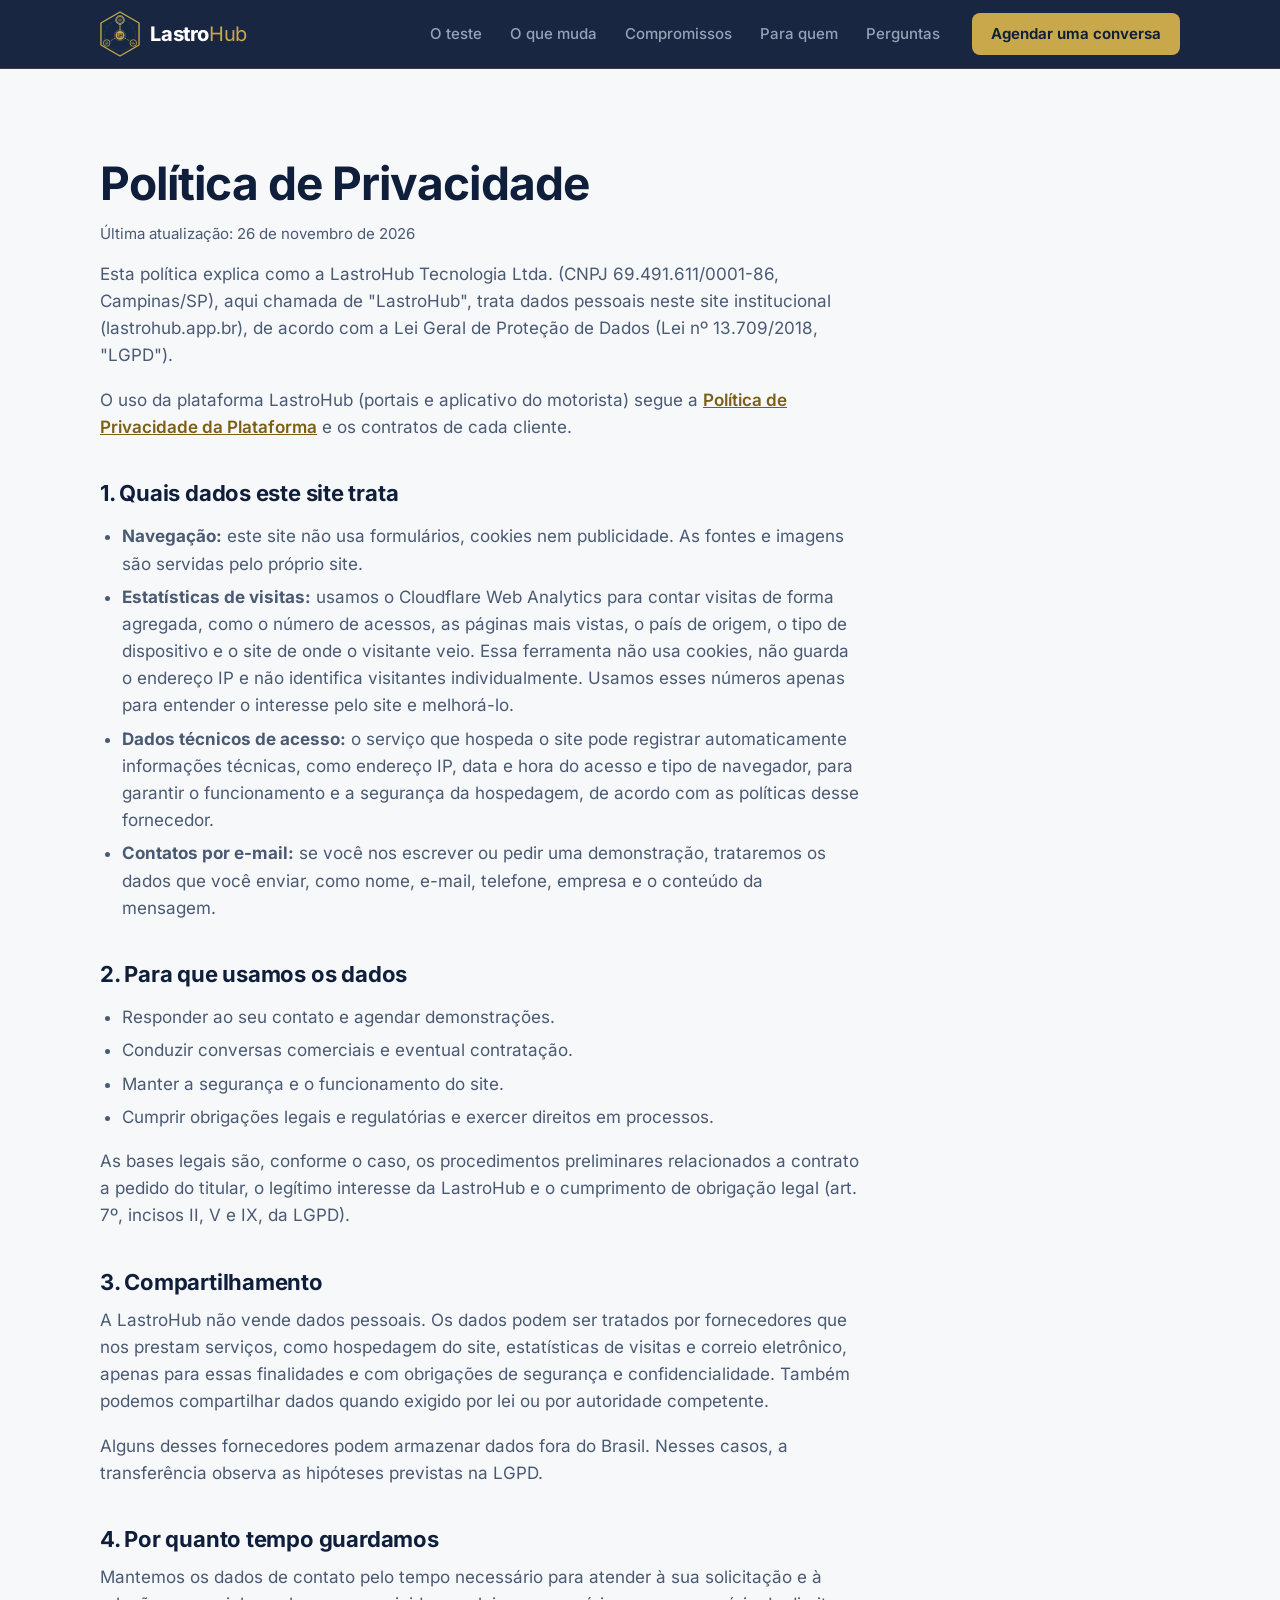
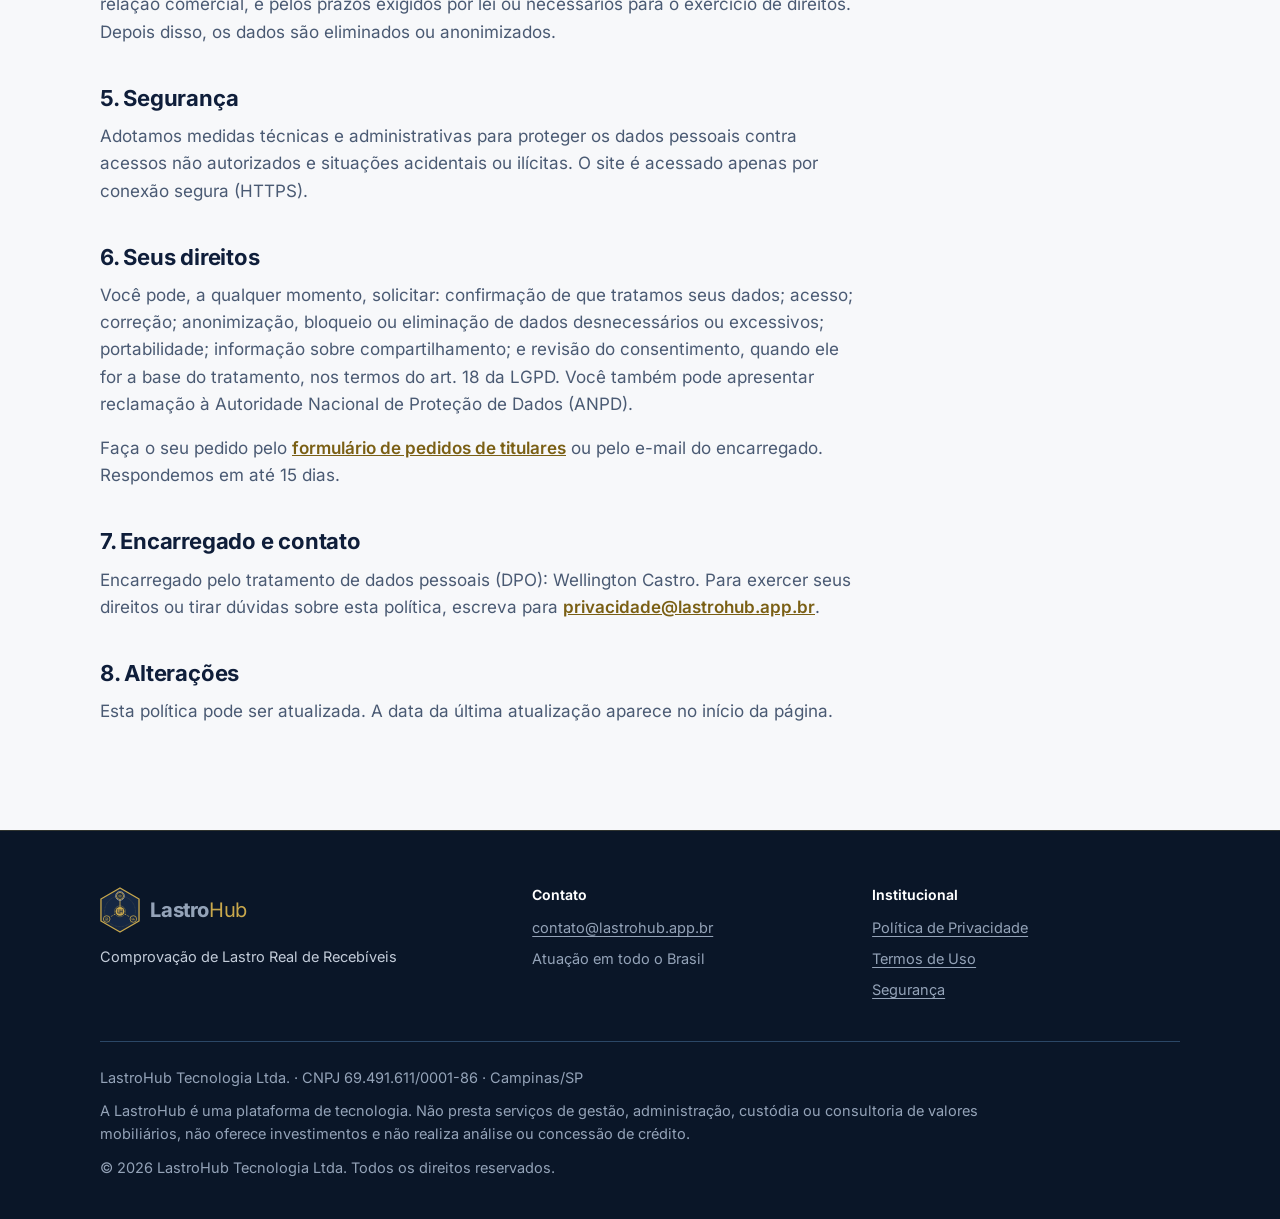
<file: privacidade.html>
<!doctype html>
<html lang="pt-BR">
<head>
  <meta charset="utf-8">
  <meta name="viewport" content="width=device-width, initial-scale=1">
  <title>Política de Privacidade | LastroHub</title>
  <meta name="description" content="Como a LastroHub trata dados pessoais neste site, de acordo com a LGPD.">
  <link rel="canonical" href="https://lastrohub.app.br/privacidade.html">
  <meta name="theme-color" content="#0F1E3A">
  <link rel="icon" href="assets/img/favicon.svg" type="image/svg+xml">
  <link rel="icon" href="assets/img/favicon-32.png" sizes="32x32" type="image/png">
  <link rel="apple-touch-icon" href="assets/img/apple-touch-icon.png">
  <link rel="stylesheet" href="assets/css/site.css">
</head>
<body>
  <a class="pular" href="#principal">Pular para o conteúdo</a>
  <header class="topo">
    <div class="conteudo">
      <a class="marca" href="./" aria-label="LastroHub, início">
        <svg viewBox="78 52 364 416" aria-hidden="true"><g transform="translate(40 40)"><polygon points="220,20 393.2,120 393.2,320 220,420 46.8,320 46.8,120" fill="#152743" stroke="#C9A84C" stroke-width="12" stroke-linejoin="round"/>
<circle cx="220" cy="232" r="140" fill="none" stroke="#C9A84C" stroke-opacity="0.4" stroke-width="4" stroke-linecap="round" stroke-dasharray="0.1 13"/>
<line x1="220" y1="232" x2="220" y2="92" stroke="#C9A84C" stroke-width="8"/>
<line x1="220" y1="232" x2="98.8" y2="302" stroke="#C9A84C" stroke-width="7" stroke-dasharray="14 12"/>
<line x1="220" y1="232" x2="341.2" y2="302" stroke="#C9A84C" stroke-width="7" stroke-dasharray="14 12"/>
<g transform="translate(220 92)"><circle r="40" fill="none" stroke="#F5F7FA" stroke-width="4"/><circle r="32" fill="#152743" stroke="#C9A84C" stroke-width="8"/>
<path transform="scale(0.9)" d="M-14 -4L0 -14L14 -4Z M-9 0V8 M0 0V8 M9 0V8 M-14 12H14" fill="none" stroke="#C9A84C" stroke-width="3" stroke-linejoin="round" stroke-linecap="round"/></g>
<g transform="translate(220 232)"><circle r="50" fill="none" stroke="#C9A84C" stroke-width="3"/><circle r="40" fill="#C9A84C"/>
<path d="M-20 -16V16H0 M0 -16V16 M20 -16V16 M0 0H20" fill="none" stroke="#152743" stroke-width="7" stroke-linecap="round" stroke-linejoin="round"/></g>
<g transform="translate(98.8 302)"><circle r="30" fill="#152743" stroke="#C9A84C" stroke-width="7"/>
<path transform="scale(0.85)" d="M-9 -14H4L11 -7V14H-9Z M4 -14V-7H11 M-5 0H7 M-5 5H7 M-5 10H2" fill="none" stroke="#C9A84C" stroke-width="3" stroke-linejoin="round" stroke-linecap="round"/></g>
<g transform="translate(341.2 302)"><circle r="30" fill="#152743" stroke="#C9A84C" stroke-width="7"/>
<g transform="scale(0.8)" fill="none" stroke="#C9A84C" stroke-width="3" stroke-linejoin="round" stroke-linecap="round"><path d="M-15 -8H2V7H-15Z M2 -4H9L14 1V7H2"/>
<circle cx="-8" cy="9" r="3.2" fill="#152743"/><circle cx="8" cy="9" r="3.2" fill="#152743"/></g></g></g></svg>
        <span><b>Lastro</b><i>Hub</i></span>
      </a>
      <nav class="menu" aria-label="Seções da página">
        <a href="./#teste">O teste</a>
        <a href="./#hub">O que muda</a>
        <a href="./#compromissos">Compromissos</a>
        <a href="./#para-quem">Para quem</a>
        <a href="./#perguntas">Perguntas</a>
      </nav>
      <a class="botao botao--principal" data-acao="agendar" href="./#contato">Agendar uma conversa</a>
    </div>
  </header>
  <main id="principal" class="pagina-legal">
    <div class="conteudo">
      <article>
        <h1>Política de Privacidade</h1>
        <p class="atualizado">Última atualização: 26 de novembro de 2026</p>

        <p>Esta política explica como a LastroHub Tecnologia Ltda. (CNPJ 69.491.611/0001-86, Campinas/SP), aqui chamada de "LastroHub", trata dados pessoais neste site institucional (lastrohub.app.br), de acordo com a Lei Geral de Proteção de Dados (Lei nº 13.709/2018, "LGPD").</p>
        <p>O uso da plataforma LastroHub (portais e aplicativo do motorista) segue a <a href="https://app.lastrohub.app.br/privacidade">Política de Privacidade da Plataforma</a> e os contratos de cada cliente.</p>

        <h2>1. Quais dados este site trata</h2>
        <ul>
          <li><b>Navegação:</b> este site não usa formulários, cookies nem publicidade. As fontes e imagens são servidas pelo próprio site.</li>
          <li><b>Estatísticas de visitas:</b> usamos o Cloudflare Web Analytics para contar visitas de forma agregada, como o número de acessos, as páginas mais vistas, o país de origem, o tipo de dispositivo e o site de onde o visitante veio. Essa ferramenta não usa cookies, não guarda o endereço IP e não identifica visitantes individualmente. Usamos esses números apenas para entender o interesse pelo site e melhorá-lo.</li>
          <li><b>Dados técnicos de acesso:</b> o serviço que hospeda o site pode registrar automaticamente informações técnicas, como endereço IP, data e hora do acesso e tipo de navegador, para garantir o funcionamento e a segurança da hospedagem, de acordo com as políticas desse fornecedor.</li>
          <li><b>Contatos por e-mail:</b> se você nos escrever ou pedir uma demonstração, trataremos os dados que você enviar, como nome, e-mail, telefone, empresa e o conteúdo da mensagem.</li>
        </ul>

        <h2>2. Para que usamos os dados</h2>
        <ul>
          <li>Responder ao seu contato e agendar demonstrações.</li>
          <li>Conduzir conversas comerciais e eventual contratação.</li>
          <li>Manter a segurança e o funcionamento do site.</li>
          <li>Cumprir obrigações legais e regulatórias e exercer direitos em processos.</li>
        </ul>
        <p>As bases legais são, conforme o caso, os procedimentos preliminares relacionados a contrato a pedido do titular, o legítimo interesse da LastroHub e o cumprimento de obrigação legal (art. 7º, incisos II, V e IX, da LGPD).</p>

        <h2>3. Compartilhamento</h2>
        <p>A LastroHub não vende dados pessoais. Os dados podem ser tratados por fornecedores que nos prestam serviços, como hospedagem do site, estatísticas de visitas e correio eletrônico, apenas para essas finalidades e com obrigações de segurança e confidencialidade. Também podemos compartilhar dados quando exigido por lei ou por autoridade competente.</p>
        <p>Alguns desses fornecedores podem armazenar dados fora do Brasil. Nesses casos, a transferência observa as hipóteses previstas na LGPD.</p>

        <h2>4. Por quanto tempo guardamos</h2>
        <p>Mantemos os dados de contato pelo tempo necessário para atender à sua solicitação e à relação comercial, e pelos prazos exigidos por lei ou necessários para o exercício de direitos. Depois disso, os dados são eliminados ou anonimizados.</p>

        <h2>5. Segurança</h2>
        <p>Adotamos medidas técnicas e administrativas para proteger os dados pessoais contra acessos não autorizados e situações acidentais ou ilícitas. O site é acessado apenas por conexão segura (HTTPS).</p>

        <h2>6. Seus direitos</h2>
        <p>Você pode, a qualquer momento, solicitar: confirmação de que tratamos seus dados; acesso; correção; anonimização, bloqueio ou eliminação de dados desnecessários ou excessivos; portabilidade; informação sobre compartilhamento; e revisão do consentimento, quando ele for a base do tratamento, nos termos do art. 18 da LGPD. Você também pode apresentar reclamação à Autoridade Nacional de Proteção de Dados (ANPD).</p>
        <p>Faça o seu pedido pelo <a href="https://app.lastrohub.app.br/privacidade/solicitacao">formulário de pedidos de titulares</a> ou pelo e-mail do encarregado. Respondemos em até 15 dias.</p>

        <h2>7. Encarregado e contato</h2>
        <p>Encarregado pelo tratamento de dados pessoais (DPO): Wellington Castro. Para exercer seus direitos ou tirar dúvidas sobre esta política, escreva para <a href="mailto:privacidade@lastrohub.app.br">privacidade@lastrohub.app.br</a>.</p>

        <h2>8. Alterações</h2>
        <p>Esta política pode ser atualizada. A data da última atualização aparece no início da página.</p>
      </article>
    </div>
  </main>
  <footer class="rodape">
    <div class="conteudo">
      <div class="rodape__grade">
        <div>
          <a class="marca" href="./" aria-label="LastroHub, início">
            <svg viewBox="78 52 364 416" aria-hidden="true"><g transform="translate(40 40)"><polygon points="220,20 393.2,120 393.2,320 220,420 46.8,320 46.8,120" fill="#152743" stroke="#C9A84C" stroke-width="12" stroke-linejoin="round"/>
<circle cx="220" cy="232" r="140" fill="none" stroke="#C9A84C" stroke-opacity="0.4" stroke-width="4" stroke-linecap="round" stroke-dasharray="0.1 13"/>
<line x1="220" y1="232" x2="220" y2="92" stroke="#C9A84C" stroke-width="8"/>
<line x1="220" y1="232" x2="98.8" y2="302" stroke="#C9A84C" stroke-width="7" stroke-dasharray="14 12"/>
<line x1="220" y1="232" x2="341.2" y2="302" stroke="#C9A84C" stroke-width="7" stroke-dasharray="14 12"/>
<g transform="translate(220 92)"><circle r="40" fill="none" stroke="#F5F7FA" stroke-width="4"/><circle r="32" fill="#152743" stroke="#C9A84C" stroke-width="8"/>
<path transform="scale(0.9)" d="M-14 -4L0 -14L14 -4Z M-9 0V8 M0 0V8 M9 0V8 M-14 12H14" fill="none" stroke="#C9A84C" stroke-width="3" stroke-linejoin="round" stroke-linecap="round"/></g>
<g transform="translate(220 232)"><circle r="50" fill="none" stroke="#C9A84C" stroke-width="3"/><circle r="40" fill="#C9A84C"/>
<path d="M-20 -16V16H0 M0 -16V16 M20 -16V16 M0 0H20" fill="none" stroke="#152743" stroke-width="7" stroke-linecap="round" stroke-linejoin="round"/></g>
<g transform="translate(98.8 302)"><circle r="30" fill="#152743" stroke="#C9A84C" stroke-width="7"/>
<path transform="scale(0.85)" d="M-9 -14H4L11 -7V14H-9Z M4 -14V-7H11 M-5 0H7 M-5 5H7 M-5 10H2" fill="none" stroke="#C9A84C" stroke-width="3" stroke-linejoin="round" stroke-linecap="round"/></g>
<g transform="translate(341.2 302)"><circle r="30" fill="#152743" stroke="#C9A84C" stroke-width="7"/>
<g transform="scale(0.8)" fill="none" stroke="#C9A84C" stroke-width="3" stroke-linejoin="round" stroke-linecap="round"><path d="M-15 -8H2V7H-15Z M2 -4H9L14 1V7H2"/>
<circle cx="-8" cy="9" r="3.2" fill="#152743"/><circle cx="8" cy="9" r="3.2" fill="#152743"/></g></g></g></svg>
            <span><b>Lastro</b><i>Hub</i></span>
          </a>
          <p class="rodape__assinatura">Comprovação de Lastro Real de Recebíveis</p>
        </div>
        <div>
          <h2>Contato</h2>
          <ul>
            <li><a data-acao="email" href="./#contato">contato@lastrohub.app.br</a></li>
            <li>Atuação em todo o Brasil</li>
          </ul>
        </div>
        <div>
          <h2>Institucional</h2>
          <ul>
            <li><a href="privacidade.html">Política de Privacidade</a></li>
            <li><a href="termos.html">Termos de Uso</a></li>
            <li><a href="./#seguranca">Segurança</a></li>
          </ul>
        </div>
      </div>
      <div class="rodape__legal">
        <p>LastroHub Tecnologia Ltda. · CNPJ 69.491.611/0001-86 · Campinas/SP</p>
        <p>A LastroHub é uma plataforma de tecnologia. Não presta serviços de gestão, administração, custódia ou consultoria de valores mobiliários, não oferece investimentos e não realiza análise ou concessão de crédito.</p>
        <p>© <span id="ano">2026</span> LastroHub Tecnologia Ltda. Todos os direitos reservados.</p>
      </div>
    </div>
  </footer>
  <script src="assets/js/site.js" defer></script>
  <!-- Cloudflare Web Analytics --><script type='module' src='https://static.cloudflareinsights.com/beacon.min.js' data-cf-beacon='{"token": "ccd1a2d1c8ec45aa8ecb8e89c7c9be11"}'></script><!-- End Cloudflare Web Analytics -->
</body>
</html>
</file>
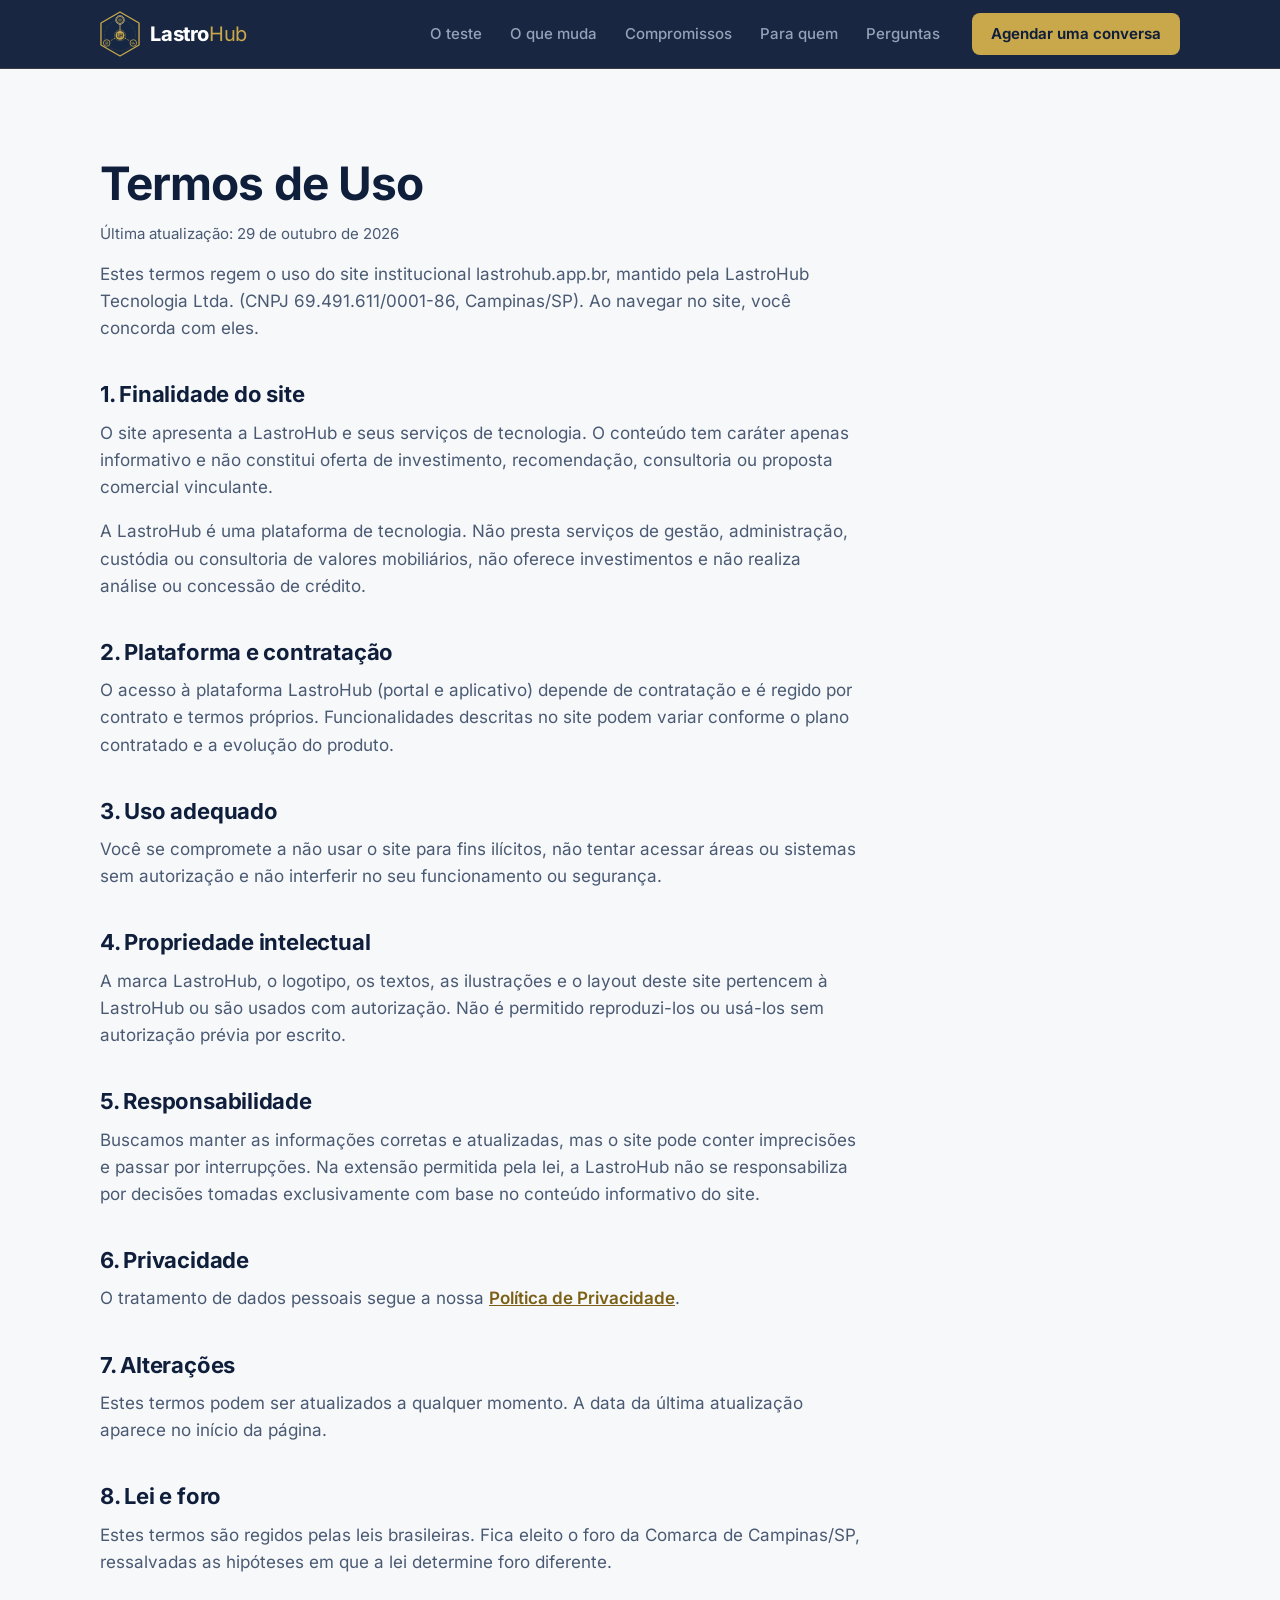
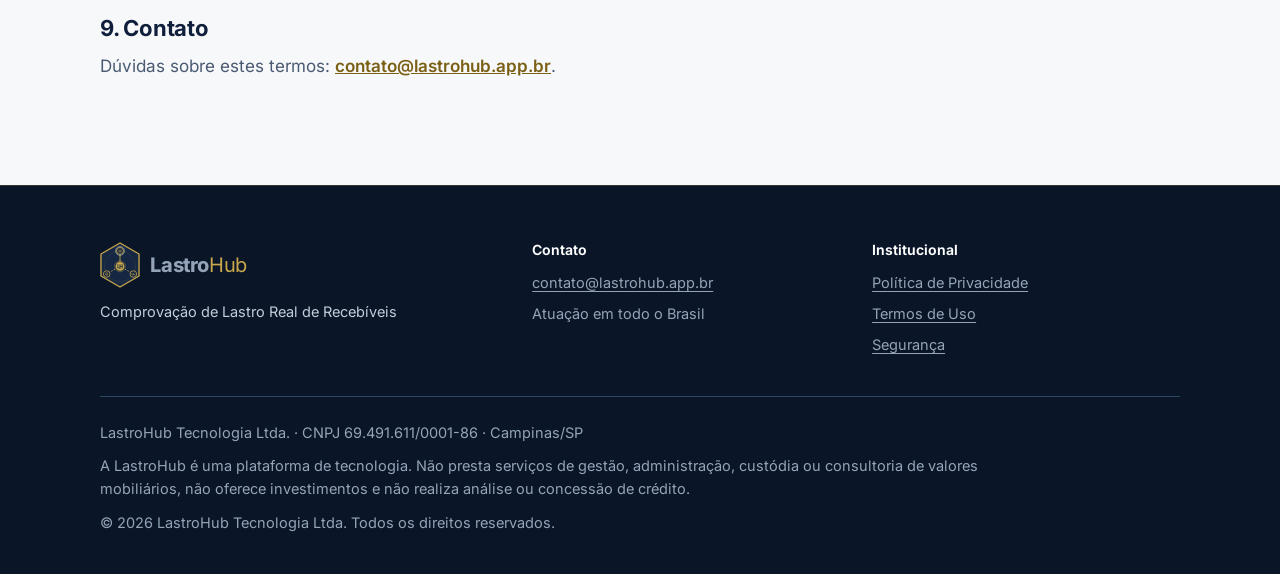
<file: termos.html>
<!doctype html>
<html lang="pt-BR">
<head>
  <meta charset="utf-8">
  <meta name="viewport" content="width=device-width, initial-scale=1">
  <title>Termos de Uso | LastroHub</title>
  <meta name="description" content="Termos de uso do site institucional da LastroHub.">
  <link rel="canonical" href="https://lastrohub.app.br/termos.html">
  <meta name="theme-color" content="#0F1E3A">
  <link rel="icon" href="assets/img/favicon.svg" type="image/svg+xml">
  <link rel="icon" href="assets/img/favicon-32.png" sizes="32x32" type="image/png">
  <link rel="apple-touch-icon" href="assets/img/apple-touch-icon.png">
  <link rel="stylesheet" href="assets/css/site.css">
</head>
<body>
  <a class="pular" href="#principal">Pular para o conteúdo</a>
  <header class="topo">
    <div class="conteudo">
      <a class="marca" href="./" aria-label="LastroHub, início">
        <svg viewBox="78 52 364 416" aria-hidden="true"><g transform="translate(40 40)"><polygon points="220,20 393.2,120 393.2,320 220,420 46.8,320 46.8,120" fill="#152743" stroke="#C9A84C" stroke-width="12" stroke-linejoin="round"/>
<circle cx="220" cy="232" r="140" fill="none" stroke="#C9A84C" stroke-opacity="0.4" stroke-width="4" stroke-linecap="round" stroke-dasharray="0.1 13"/>
<line x1="220" y1="232" x2="220" y2="92" stroke="#C9A84C" stroke-width="8"/>
<line x1="220" y1="232" x2="98.8" y2="302" stroke="#C9A84C" stroke-width="7" stroke-dasharray="14 12"/>
<line x1="220" y1="232" x2="341.2" y2="302" stroke="#C9A84C" stroke-width="7" stroke-dasharray="14 12"/>
<g transform="translate(220 92)"><circle r="40" fill="none" stroke="#F5F7FA" stroke-width="4"/><circle r="32" fill="#152743" stroke="#C9A84C" stroke-width="8"/>
<path transform="scale(0.9)" d="M-14 -4L0 -14L14 -4Z M-9 0V8 M0 0V8 M9 0V8 M-14 12H14" fill="none" stroke="#C9A84C" stroke-width="3" stroke-linejoin="round" stroke-linecap="round"/></g>
<g transform="translate(220 232)"><circle r="50" fill="none" stroke="#C9A84C" stroke-width="3"/><circle r="40" fill="#C9A84C"/>
<path d="M-20 -16V16H0 M0 -16V16 M20 -16V16 M0 0H20" fill="none" stroke="#152743" stroke-width="7" stroke-linecap="round" stroke-linejoin="round"/></g>
<g transform="translate(98.8 302)"><circle r="30" fill="#152743" stroke="#C9A84C" stroke-width="7"/>
<path transform="scale(0.85)" d="M-9 -14H4L11 -7V14H-9Z M4 -14V-7H11 M-5 0H7 M-5 5H7 M-5 10H2" fill="none" stroke="#C9A84C" stroke-width="3" stroke-linejoin="round" stroke-linecap="round"/></g>
<g transform="translate(341.2 302)"><circle r="30" fill="#152743" stroke="#C9A84C" stroke-width="7"/>
<g transform="scale(0.8)" fill="none" stroke="#C9A84C" stroke-width="3" stroke-linejoin="round" stroke-linecap="round"><path d="M-15 -8H2V7H-15Z M2 -4H9L14 1V7H2"/>
<circle cx="-8" cy="9" r="3.2" fill="#152743"/><circle cx="8" cy="9" r="3.2" fill="#152743"/></g></g></g></svg>
        <span><b>Lastro</b><i>Hub</i></span>
      </a>
      <nav class="menu" aria-label="Seções da página">
        <a href="./#teste">O teste</a>
        <a href="./#hub">O que muda</a>
        <a href="./#compromissos">Compromissos</a>
        <a href="./#para-quem">Para quem</a>
        <a href="./#perguntas">Perguntas</a>
      </nav>
      <a class="botao botao--principal" data-acao="agendar" href="./#contato">Agendar uma conversa</a>
    </div>
  </header>
  <main id="principal" class="pagina-legal">
    <div class="conteudo">
      <article>
        <h1>Termos de Uso</h1>
        <p class="atualizado">Última atualização: 29 de outubro de 2026</p>

        <p>Estes termos regem o uso do site institucional lastrohub.app.br, mantido pela LastroHub Tecnologia Ltda. (CNPJ 69.491.611/0001-86, Campinas/SP). Ao navegar no site, você concorda com eles.</p>

        <h2>1. Finalidade do site</h2>
        <p>O site apresenta a LastroHub e seus serviços de tecnologia. O conteúdo tem caráter apenas informativo e não constitui oferta de investimento, recomendação, consultoria ou proposta comercial vinculante.</p>
        <p>A LastroHub é uma plataforma de tecnologia. Não presta serviços de gestão, administração, custódia ou consultoria de valores mobiliários, não oferece investimentos e não realiza análise ou concessão de crédito.</p>

        <h2>2. Plataforma e contratação</h2>
        <p>O acesso à plataforma LastroHub (portal e aplicativo) depende de contratação e é regido por contrato e termos próprios. Funcionalidades descritas no site podem variar conforme o plano contratado e a evolução do produto.</p>

        <h2>3. Uso adequado</h2>
        <p>Você se compromete a não usar o site para fins ilícitos, não tentar acessar áreas ou sistemas sem autorização e não interferir no seu funcionamento ou segurança.</p>

        <h2>4. Propriedade intelectual</h2>
        <p>A marca LastroHub, o logotipo, os textos, as ilustrações e o layout deste site pertencem à LastroHub ou são usados com autorização. Não é permitido reproduzi-los ou usá-los sem autorização prévia por escrito.</p>

        <h2>5. Responsabilidade</h2>
        <p>Buscamos manter as informações corretas e atualizadas, mas o site pode conter imprecisões e passar por interrupções. Na extensão permitida pela lei, a LastroHub não se responsabiliza por decisões tomadas exclusivamente com base no conteúdo informativo do site.</p>

        <h2>6. Privacidade</h2>
        <p>O tratamento de dados pessoais segue a nossa <a href="privacidade.html">Política de Privacidade</a>.</p>

        <h2>7. Alterações</h2>
        <p>Estes termos podem ser atualizados a qualquer momento. A data da última atualização aparece no início da página.</p>

        <h2>8. Lei e foro</h2>
        <p>Estes termos são regidos pelas leis brasileiras. Fica eleito o foro da Comarca de Campinas/SP, ressalvadas as hipóteses em que a lei determine foro diferente.</p>

        <h2>9. Contato</h2>
        <p>Dúvidas sobre estes termos: <a data-acao="email" href="./#contato">contato@lastrohub.app.br</a>.</p>
      </article>
    </div>
  </main>
  <footer class="rodape">
    <div class="conteudo">
      <div class="rodape__grade">
        <div>
          <a class="marca" href="./" aria-label="LastroHub, início">
            <svg viewBox="78 52 364 416" aria-hidden="true"><g transform="translate(40 40)"><polygon points="220,20 393.2,120 393.2,320 220,420 46.8,320 46.8,120" fill="#152743" stroke="#C9A84C" stroke-width="12" stroke-linejoin="round"/>
<circle cx="220" cy="232" r="140" fill="none" stroke="#C9A84C" stroke-opacity="0.4" stroke-width="4" stroke-linecap="round" stroke-dasharray="0.1 13"/>
<line x1="220" y1="232" x2="220" y2="92" stroke="#C9A84C" stroke-width="8"/>
<line x1="220" y1="232" x2="98.8" y2="302" stroke="#C9A84C" stroke-width="7" stroke-dasharray="14 12"/>
<line x1="220" y1="232" x2="341.2" y2="302" stroke="#C9A84C" stroke-width="7" stroke-dasharray="14 12"/>
<g transform="translate(220 92)"><circle r="40" fill="none" stroke="#F5F7FA" stroke-width="4"/><circle r="32" fill="#152743" stroke="#C9A84C" stroke-width="8"/>
<path transform="scale(0.9)" d="M-14 -4L0 -14L14 -4Z M-9 0V8 M0 0V8 M9 0V8 M-14 12H14" fill="none" stroke="#C9A84C" stroke-width="3" stroke-linejoin="round" stroke-linecap="round"/></g>
<g transform="translate(220 232)"><circle r="50" fill="none" stroke="#C9A84C" stroke-width="3"/><circle r="40" fill="#C9A84C"/>
<path d="M-20 -16V16H0 M0 -16V16 M20 -16V16 M0 0H20" fill="none" stroke="#152743" stroke-width="7" stroke-linecap="round" stroke-linejoin="round"/></g>
<g transform="translate(98.8 302)"><circle r="30" fill="#152743" stroke="#C9A84C" stroke-width="7"/>
<path transform="scale(0.85)" d="M-9 -14H4L11 -7V14H-9Z M4 -14V-7H11 M-5 0H7 M-5 5H7 M-5 10H2" fill="none" stroke="#C9A84C" stroke-width="3" stroke-linejoin="round" stroke-linecap="round"/></g>
<g transform="translate(341.2 302)"><circle r="30" fill="#152743" stroke="#C9A84C" stroke-width="7"/>
<g transform="scale(0.8)" fill="none" stroke="#C9A84C" stroke-width="3" stroke-linejoin="round" stroke-linecap="round"><path d="M-15 -8H2V7H-15Z M2 -4H9L14 1V7H2"/>
<circle cx="-8" cy="9" r="3.2" fill="#152743"/><circle cx="8" cy="9" r="3.2" fill="#152743"/></g></g></g></svg>
            <span><b>Lastro</b><i>Hub</i></span>
          </a>
          <p class="rodape__assinatura">Comprovação de Lastro Real de Recebíveis</p>
        </div>
        <div>
          <h2>Contato</h2>
          <ul>
            <li><a data-acao="email" href="./#contato">contato@lastrohub.app.br</a></li>
            <li>Atuação em todo o Brasil</li>
          </ul>
        </div>
        <div>
          <h2>Institucional</h2>
          <ul>
            <li><a href="privacidade.html">Política de Privacidade</a></li>
            <li><a href="termos.html">Termos de Uso</a></li>
            <li><a href="./#seguranca">Segurança</a></li>
          </ul>
        </div>
      </div>
      <div class="rodape__legal">
        <p>LastroHub Tecnologia Ltda. · CNPJ 69.491.611/0001-86 · Campinas/SP</p>
        <p>A LastroHub é uma plataforma de tecnologia. Não presta serviços de gestão, administração, custódia ou consultoria de valores mobiliários, não oferece investimentos e não realiza análise ou concessão de crédito.</p>
        <p>© <span id="ano">2026</span> LastroHub Tecnologia Ltda. Todos os direitos reservados.</p>
      </div>
    </div>
  </footer>
  <script src="assets/js/site.js" defer></script>
  <!-- Cloudflare Web Analytics --><script type='module' src='https://static.cloudflareinsights.com/beacon.min.js' data-cf-beacon='{"token": "ccd1a2d1c8ec45aa8ecb8e89c7c9be11"}'></script><!-- End Cloudflare Web Analytics -->
</body>
</html>
</file>
<file: assets/css/site.css>
/* =========================================================
   LastroHub — site institucional
   Cores e fontes da identidade oficial (portal).
   ========================================================= */

@font-face {
  font-family: "Inter";
  src: url("../fonts/inter-latin.woff2") format("woff2");
  font-weight: 100 900;
  font-style: normal;
  font-display: swap;
}

:root {
  --azul: #0F1E3A;          /* fundo principal */
  --azul-fundo: #0A1628;    /* rodapé */
  --azul-cartao: #1A2F4A;   /* cartões sobre o escuro */
  --azul-simbolo: #152743;
  --borda-escura: #2B4766;
  --dourado: #C9A84C;       /* destaque sobre escuro */
  --dourado-texto: #7A5F14; /* dourado para texto sobre claro */
  --dourado-claro: #A8862B;
  --branco: #FFFFFF;
  --texto-claro: #F5F7FA;
  --cinza-escuro-2: #94A3B8;  /* texto secundário sobre escuro */
  --fundo-claro: #F3F5F9;
  --fundo-leitura: #F7F8FA;
  --borda-clara: #D5DCE8;
  --texto: #0F1E3A;
  --texto-2: #4A5A73;
  --verde: #2D7A4F;
  --laranja: #C17F3A;
  --vermelho: #B91C1C;

  --largura: 1160px;
  --gutter: clamp(16px, 4vw, 40px);
  --secao: clamp(72px, 10vw, 128px);
  --raio: 10px;
}

*,
*::before,
*::after { box-sizing: border-box; }

html { scroll-behavior: smooth; -webkit-text-size-adjust: 100%; }
@media (prefers-reduced-motion: reduce) { html { scroll-behavior: auto; } }

body {
  margin: 0;
  font-family: "Inter", system-ui, -apple-system, "Segoe UI", Roboto, sans-serif;
  font-size: 17px;
  line-height: 1.6;
  color: var(--texto);
  background: var(--branco);
  -webkit-font-smoothing: antialiased;
  text-rendering: optimizeLegibility;
}

img, svg { display: block; max-width: 100%; }
a { color: inherit; }
p { margin: 0 0 1em; }
h1, h2, h3 { margin: 0; line-height: 1.15; letter-spacing: -0.02em; text-wrap: balance; }
h2 { font-size: clamp(28px, 3.6vw, 42px); font-weight: 700; }
h3 { font-size: 19px; font-weight: 650; letter-spacing: -0.01em; }

:focus-visible { outline: 3px solid var(--dourado); outline-offset: 3px; border-radius: 4px; }

.pular {
  position: absolute; left: 12px; top: -60px; z-index: 100;
  background: var(--dourado); color: var(--azul); padding: 10px 16px; border-radius: 6px;
  font-weight: 600; text-decoration: none;
}
.pular:focus { top: 12px; }

.conteudo { max-width: var(--largura); margin: 0 auto; padding: 0 var(--gutter); }

.secao { padding: var(--secao) 0; }
.secao--escura { background: var(--azul); color: var(--texto-claro); }
.secao--leitura { background: var(--fundo-leitura); }

.sobretitulo {
  display: block;
  font-size: 13px; font-weight: 650; letter-spacing: 0.14em; text-transform: uppercase;
  color: var(--dourado-texto); margin-bottom: 18px;
}
.secao--escura .sobretitulo, .abertura .sobretitulo { color: var(--dourado); }

.intro { max-width: 720px; margin-bottom: clamp(40px, 5vw, 64px); }
.intro p { font-size: 19px; color: var(--texto-2); margin-top: 16px; }
.secao--escura .intro p { color: var(--cinza-escuro-2); }

/* ---------- Botões ---------- */
.botao {
  display: inline-flex; align-items: center; justify-content: center; gap: 8px;
  min-height: 48px; padding: 12px 24px; border-radius: 8px;
  font: inherit; font-size: 16px; font-weight: 650; text-decoration: none;
  border: 1.5px solid transparent; cursor: pointer;
  transition: background-color .15s ease, border-color .15s ease, color .15s ease;
}
.botao--principal { background: var(--dourado); color: var(--azul); }
.botao--principal:hover { background: #D6B862; }
.botao--secundario { border-color: rgba(201,168,76,.55); color: var(--texto-claro); }
.botao--secundario:hover { border-color: var(--dourado); background: rgba(201,168,76,.08); }
.botao--contorno { border-color: var(--azul); color: var(--azul); }
.botao--contorno:hover { background: var(--azul); color: var(--branco); }

/* ---------- Topo ---------- */
.topo {
  position: sticky; top: 0; z-index: 50;
  background: rgba(15,30,58,.96);
  backdrop-filter: saturate(140%) blur(8px);
  border-bottom: 1px solid rgba(201,168,76,.18);
}
.topo .conteudo { display: flex; align-items: center; gap: 32px; height: 68px; }
.marca { display: flex; align-items: center; gap: 10px; text-decoration: none; color: var(--branco); }
.marca svg { width: 34px; height: 34px; }
.marca span { font-size: 20px; letter-spacing: -0.01em; }
.marca b { font-weight: 750; }
.marca i { font-style: normal; font-weight: 400; color: var(--dourado); }
.menu { display: flex; gap: 28px; margin-left: auto; }
.menu a { color: var(--cinza-escuro-2); text-decoration: none; font-size: 15px; font-weight: 500; }
.menu a:hover { color: var(--branco); }
.topo .botao { min-height: 40px; padding: 8px 18px; font-size: 15px; white-space: nowrap; }
@media (max-width: 480px) { .topo .botao { padding: 8px 12px; font-size: 14px; } }
@media (max-width: 880px) {
  .menu { display: none; }
  .topo .botao { margin-left: auto; }
}
@media (max-width: 380px) {
  .marca span { display: none; }
}

/* ---------- Abertura ---------- */
.abertura {
  background:
    radial-gradient(1200px 600px at 85% 40%, rgba(43,71,102,.55), transparent 60%),
    var(--azul);
  color: var(--texto-claro);
  padding: clamp(56px, 8vw, 104px) 0 0;
  overflow: hidden;
}
.abertura__grade {
  display: grid; grid-template-columns: minmax(0, 1.08fr) minmax(0, .92fr);
  gap: clamp(32px, 5vw, 72px); align-items: center;
}
.abertura h1 {
  font-size: clamp(34px, 4.4vw, 56px); font-weight: 750; letter-spacing: -0.035em; line-height: 1.04;
  color: var(--branco);
}
.abertura__sub { font-size: clamp(18px, 1.6vw, 20px); color: #C3CCD9; max-width: 600px; margin: 28px 0 36px; }
.abertura__acoes { display: flex; flex-wrap: wrap; gap: 14px; }
.abertura__apoio { font-size: 15px; color: var(--cinza-escuro-2); margin: 24px 0 0; }

.simbolo-vivo { width: 100%; max-width: 500px; margin-left: auto; }
.simbolo-vivo svg { width: 100%; height: auto; overflow: visible; }

/* Animação de abertura: as linhas da prova cruzada se desenham uma vez */
.sv-no { opacity: 0; transform-box: fill-box; transform-origin: center; animation: sv-no .6s ease-out forwards; }
.sv-no--centro { animation-delay: .15s; }
.sv-no--banco { animation-delay: 1.15s; }
.sv-no--doc { animation-delay: 1.55s; }
.sv-no--caminhao { animation-delay: 1.95s; }
.sv-revela { stroke-dasharray: 160; stroke-dashoffset: 160; animation: sv-linha .8s ease-in-out forwards; }
.sv-revela--banco { animation-delay: .6s; }
.sv-revela--doc { animation-delay: 1.0s; }
.sv-revela--caminhao { animation-delay: 1.4s; }
.sv-orbita { opacity: 0; animation: sv-fade 1.4s ease-out 1.9s forwards; }
@keyframes sv-no { from { opacity: 0; transform: scale(.82); } to { opacity: 1; transform: scale(1); } }
@keyframes sv-linha { to { stroke-dashoffset: 0; } }
@keyframes sv-fade { to { opacity: 1; } }
@media (prefers-reduced-motion: reduce) {
  .sv-no, .sv-orbita { opacity: 1; animation: none; }
  .sv-revela { stroke-dashoffset: 0; animation: none; }
}

.fatos {
  margin-top: clamp(56px, 7vw, 88px);
  border-top: 1px solid rgba(201,168,76,.25);
  display: grid; grid-template-columns: repeat(3, 1fr);
}
.fato { padding: 28px 24px 36px 0; display: flex; align-items: baseline; gap: 16px; }
.fato + .fato { padding-left: 24px; border-left: 1px solid rgba(201,168,76,.18); }
.fato strong { font-size: clamp(44px, 5vw, 60px); font-weight: 700; line-height: 1; color: var(--dourado); letter-spacing: -0.03em; font-variant-numeric: tabular-nums; }
.fato span { font-size: 16px; color: #C3CCD9; line-height: 1.35; max-width: 16ch; }

@media (max-width: 900px) {
  .abertura__grade { grid-template-columns: minmax(0, 1fr); }
  .simbolo-vivo { max-width: 340px; margin: 8px auto 0; order: -1; }
}
@media (max-width: 640px) {
  .simbolo-vivo { max-width: 240px; }
  .fatos { grid-template-columns: minmax(0, 1fr); }
  .fato, .fato + .fato { padding: 20px 0; border-left: 0; }
  .fato + .fato { border-top: 1px solid rgba(201,168,76,.18); }
  .abertura__acoes .botao { flex: 1 1 100%; }
}

/* ---------- O problema ---------- */
.dores { display: grid; grid-template-columns: repeat(4, 1fr); gap: 0; border-top: 2px solid var(--azul); }
.dor { padding: 28px 28px 8px 0; }
.dor + .dor { padding-left: 28px; border-left: 1px solid var(--borda-clara); }
.dor h3 { margin-bottom: 10px; }
.dor p { color: var(--texto-2); font-size: 16px; margin: 0; }
@media (max-width: 960px) {
  .dores { grid-template-columns: 1fr 1fr; }
  .dor:nth-child(3) { padding-left: 0; border-left: 0; }
  .dor:nth-child(n+3) { border-top: 1px solid var(--borda-clara); }
}
@media (max-width: 560px) {
  .dores { grid-template-columns: minmax(0, 1fr); }
  .dor, .dor + .dor { padding: 24px 0; border-left: 0; }
  .dor + .dor { border-top: 1px solid var(--borda-clara); }
}

/* ---------- Prova cruzada ---------- */
.cruzada { display: grid; grid-template-columns: minmax(0, .9fr) minmax(0, 1.1fr); gap: clamp(32px, 6vw, 88px); align-items: center; }
.cruzada__diagrama { max-width: 440px; width: 100%; }
.cruzada__lista { list-style: none; padding: 0; margin: 32px 0 28px; display: grid; gap: 18px; }
.cruzada__lista li { display: grid; grid-template-columns: 36px 1fr; gap: 14px; align-items: start; color: #C3CCD9; }
.cruzada__lista li b { color: var(--branco); font-weight: 650; }
.icone-redondo {
  width: 36px; height: 36px; border-radius: 50%; border: 2px solid var(--dourado);
  display: grid; place-items: center; color: var(--dourado);
}
.icone-redondo svg { width: 18px; height: 18px; }
.cruzada__fecho { color: var(--branco); font-size: 18px; font-weight: 500; border-left: 3px solid var(--dourado); padding-left: 18px; margin: 0; }
@media (max-width: 900px) {
  .cruzada { grid-template-columns: minmax(0, 1fr); }
  .cruzada__diagrama { max-width: 320px; margin: 0 auto; }
}

/* ---------- Jornada ---------- */
.jornada { display: grid; grid-template-columns: minmax(0, 1.25fr) minmax(0, .75fr); gap: clamp(32px, 6vw, 80px); align-items: start; }
.passos { list-style: none; margin: 0; padding: 0; position: relative; }
.passos::before {
  content: ""; position: absolute; left: 25px; top: 26px; bottom: 26px; width: 0;
  border-left: 3px dashed var(--dourado-claro); opacity: .55;
}
.passo { position: relative; display: grid; grid-template-columns: 52px 1fr; gap: 22px; padding-bottom: 38px; }
.passo:last-child { padding-bottom: 0; }
.passo__n {
  width: 52px; height: 52px; border-radius: 50%; background: var(--branco);
  border: 2.5px solid var(--dourado-claro); color: var(--dourado-texto);
  display: grid; place-items: center; font-weight: 700; font-size: 17px; position: relative; z-index: 1;
}
.passo h3 { margin: 2px 0 10px; }
.passo p { color: var(--texto-2); margin: 0; font-size: 16px; }
.passo--climax .passo__n { background: var(--dourado); border-color: var(--dourado); color: var(--azul); box-shadow: 0 0 0 6px rgba(201,168,76,.2); }
.passo--climax h3 { color: var(--azul); }
.selo-ia {
  display: inline-block; margin-left: 8px; padding: 2px 8px; border-radius: 999px;
  background: var(--azul); color: var(--dourado); font-size: 12px; font-weight: 650; vertical-align: 2px;
}
.jornada__lateral { position: sticky; top: 100px; }
.jornada__lateral img { width: 100%; max-width: 380px; height: auto; margin: 0 auto; }
.legenda { font-size: 13px; color: var(--texto-2); text-align: center; margin-top: 8px; }
.jornada__fecho {
  margin-top: 32px; padding: 22px 24px; border-radius: var(--raio);
  background: var(--azul); color: var(--texto-claro); font-size: 17px;
}
.jornada__fecho strong { color: var(--dourado); font-weight: 650; }
@media (max-width: 900px) {
  .jornada { grid-template-columns: minmax(0, 1fr); }
  .jornada__lateral { position: static; order: -1; }
  .jornada__lateral img { max-width: 300px; }
}

/* ---------- Painel ---------- */
.painel-secao { display: grid; grid-template-columns: minmax(0, .8fr) minmax(0, 1.2fr); gap: clamp(32px, 5vw, 72px); align-items: center; }
.painel-secao .intro { margin-bottom: 0; }
.painel {
  background: #0B1730; border: 1px solid var(--borda-escura); border-radius: 14px;
  padding: 18px; font-size: 14px; color: #C3CCD9;
  box-shadow: 0 30px 60px -20px rgba(0,0,0,.5);
}
.painel__barra { display: flex; align-items: center; justify-content: space-between; gap: 12px; padding: 2px 4px 14px; border-bottom: 1px solid var(--borda-escura); }
.painel__titulo { color: var(--branco); font-weight: 650; font-size: 15px; }
.painel__ficticio { font-size: 12px; color: var(--cinza-escuro-2); border: 1px dashed var(--borda-escura); border-radius: 999px; padding: 3px 10px; }
.painel__kpis { display: grid; grid-template-columns: repeat(3, 1fr); gap: 10px; margin: 14px 0; }
.kpi { background: var(--azul-cartao); border: 1px solid rgba(201,168,76,.22); border-radius: 8px; padding: 12px; }
.kpi span { display: block; font-size: 12px; color: var(--cinza-escuro-2); }
.kpi strong { display: block; font-size: 24px; color: var(--branco); font-weight: 700; margin-top: 2px; font-variant-numeric: tabular-nums; }
.kpi i { display: inline-block; width: 8px; height: 8px; border-radius: 50%; margin-right: 6px; vertical-align: 1px; }
.painel table { width: 100%; border-collapse: collapse; }
.painel th { text-align: left; font-weight: 500; font-size: 12px; color: var(--cinza-escuro-2); padding: 8px 10px; border-bottom: 1px solid var(--borda-escura); }
.painel td { padding: 10px 8px; border-bottom: 1px solid rgba(43,71,102,.5); white-space: nowrap; }
.painel tr:last-child td { border-bottom: 0; }
.painel td:first-child { color: var(--branco); font-variant-numeric: tabular-nums; }
.status { display: inline-flex; align-items: center; gap: 6px; font-size: 12.5px; font-weight: 600; padding: 3px 10px; border-radius: 999px; }
.status::before { content: ""; width: 7px; height: 7px; border-radius: 50%; background: currentColor; }
.s-ok { color: #4ADE80; background: rgba(34,197,94,.12); }
.s-vencer { color: #FBBF24; background: rgba(245,158,11,.12); }
.s-vencido { color: #FB923C; background: rgba(224,122,61,.14); }
.s-div { color: #F87171; background: rgba(220,38,38,.14); }
.s-transito { color: #93C5FD; background: rgba(96,165,250,.12); }
.painel__rolagem { overflow-x: auto; }
@media (max-width: 960px) { .painel-secao { grid-template-columns: minmax(0, 1fr); } }
@media (max-width: 520px) {
  .painel__kpis { grid-template-columns: 1fr 1fr; }
  .painel__kpis .kpi:nth-child(3) { grid-column: 1 / -1; }
  .painel .col-opcional { display: none; }
  .painel { padding: 12px; }
  .painel td, .painel th { padding-left: 6px; padding-right: 6px; }
}

/* ---------- Faixa de destaque ---------- */
.faixa { padding: clamp(64px, 9vw, 112px) 0; background: var(--fundo-claro); border-top: 1px solid var(--borda-clara); border-bottom: 1px solid var(--borda-clara); }
.faixa p {
  margin: 0; font-size: clamp(32px, 5.2vw, 64px); font-weight: 750; letter-spacing: -0.035em; line-height: 1.08;
  color: var(--azul); max-width: 18ch; text-wrap: balance;
}
.faixa .traco { display: block; width: 96px; height: 5px; background: var(--ouro-metal); margin-bottom: 28px; border-radius: 3px; }

/* ---------- Por que ---------- */
.pilares { display: grid; grid-template-columns: repeat(3, 1fr); gap: clamp(24px, 3vw, 40px); margin-bottom: clamp(48px, 6vw, 72px); }
.pilar h3 { margin: 16px 0 10px; font-size: 20px; }
.pilar p { color: var(--texto-2); font-size: 16px; margin: 0; }
.pilar__icone { width: 48px; height: 48px; border-radius: 12px; background: var(--azul); color: var(--dourado); display: grid; place-items: center; }
.pilar__icone svg { width: 24px; height: 24px; }
@media (max-width: 860px) { .pilares { grid-template-columns: minmax(0, 1fr); } }

.comparativo { width: 100%; border-collapse: collapse; font-size: 16px; }
.comparativo caption { text-align: left; font-weight: 650; font-size: 19px; padding-bottom: 16px; }
.comparativo th, .comparativo td { text-align: left; padding: 16px 18px; border-bottom: 1px solid var(--borda-clara); vertical-align: top; }
.comparativo thead th { font-size: 14px; font-weight: 650; color: var(--texto-2); border-bottom: 2px solid var(--azul); }
.comparativo thead th:last-child { color: var(--azul); }
.comparativo tbody th { font-weight: 650; width: 22%; }
.comparativo td:nth-child(2) { color: var(--texto-2); }
.comparativo td:last-child { background: rgba(201,168,76,.09); color: var(--azul); font-weight: 550; }
.comparativo__nota { margin-top: 24px; color: var(--texto-2); max-width: 820px; }
@media (max-width: 720px) {
  .comparativo thead { position: absolute; width: 1px; height: 1px; overflow: hidden; clip: rect(0 0 0 0); }
  .comparativo, .comparativo tbody, .comparativo tr, .comparativo th, .comparativo td { display: block; width: 100%; }
  .comparativo tr { border: 1px solid var(--borda-clara); border-radius: var(--raio); margin-bottom: 14px; overflow: hidden; background: var(--branco); }
  .comparativo tbody th { background: var(--azul); color: var(--branco); border: 0; width: 100%; }
  .comparativo td { border: 0; padding: 12px 18px; }
  .comparativo td::before { content: attr(data-rotulo); display: block; font-size: 12px; font-weight: 650; letter-spacing: .04em; color: var(--texto-2); margin-bottom: 2px; }
  .comparativo td:last-child::before { color: var(--dourado-texto); }
}

/* ---------- Segurança ---------- */
.seguranca { background: var(--azul-fundo); }
.seguranca__grade { display: grid; grid-template-columns: repeat(2, 1fr); gap: 0 clamp(32px, 5vw, 64px); list-style: none; padding: 0; margin: 0; }
.seguranca__grade li { display: grid; grid-template-columns: 28px 1fr; gap: 16px; padding: 22px 0; border-top: 1px solid rgba(201,168,76,.18); }
.seguranca__grade svg { width: 24px; height: 24px; color: var(--dourado); margin-top: 2px; }
.seguranca__grade b { display: block; color: var(--branco); font-weight: 650; margin-bottom: 4px; }
.seguranca__grade span { color: var(--cinza-escuro-2); font-size: 16px; }
.seguranca__nota { margin: 36px 0 0; padding: 20px 24px; border: 1px solid rgba(201,168,76,.35); border-radius: var(--raio); color: #C3CCD9; max-width: 820px; }
.seguranca__nota a { color: var(--dourado); font-weight: 600; }
@media (max-width: 760px) { .seguranca__grade { grid-template-columns: minmax(0, 1fr); } }

/* ---------- Para quem ---------- */
.portas { display: grid; grid-template-columns: repeat(3, 1fr); gap: 20px; }
.porta {
  display: flex; flex-direction: column; background: var(--branco);
  border: 1px solid var(--borda-clara); border-radius: 14px; padding: 28px;
}
.porta--fidc { border: 2px solid var(--azul); }
.porta__topo { display: flex; align-items: center; gap: 14px; margin-bottom: 20px; }
.porta__icone { width: 52px; height: 52px; border-radius: 50%; border: 2.5px solid var(--dourado-claro); display: grid; place-items: center; color: var(--dourado-texto); flex: none; }
.porta--fidc .porta__icone { background: var(--azul); border-color: var(--dourado); color: var(--dourado); }
.porta__icone svg { width: 24px; height: 24px; }
.porta__publico { font-size: 14px; font-weight: 650; color: var(--texto-2); }
.porta h3 { font-size: 21px; margin-bottom: 16px; }
.porta ul { margin: 0 0 24px; padding: 0; list-style: none; display: grid; gap: 10px; flex: 1; align-content: start; }
.porta li { position: relative; padding-left: 22px; color: var(--texto-2); font-size: 15.5px; }
.porta li::before { content: ""; position: absolute; left: 2px; top: .62em; width: 8px; height: 8px; border-radius: 50%; border: 2px solid var(--dourado-claro); }
.porta__destaque { background: var(--fundo-claro); border-radius: 8px; padding: 12px 14px; font-size: 15px; font-weight: 600; color: var(--azul); margin: -8px 0 24px; }
.porta .botao { align-self: flex-start; }
@media (max-width: 960px) { .portas { grid-template-columns: 1fr; max-width: 640px; } }

/* ---------- Perguntas ---------- */
.perguntas__grade { display: grid; grid-template-columns: minmax(0, .7fr) minmax(0, 1.3fr); gap: clamp(32px, 6vw, 80px); align-items: start; }
.perguntas__grade .intro { position: sticky; top: 100px; }
.faq details { border-bottom: 1px solid var(--borda-clara); }
.faq details:first-child { border-top: 1px solid var(--borda-clara); }
.faq summary {
  list-style: none; cursor: pointer; padding: 22px 44px 22px 0; position: relative;
  font-weight: 650; font-size: 18px; line-height: 1.35;
}
.faq summary::-webkit-details-marker { display: none; }
.faq summary::after {
  content: ""; position: absolute; right: 6px; top: 50%; width: 12px; height: 12px; margin-top: -9px;
  border-right: 2.5px solid var(--dourado-claro); border-bottom: 2.5px solid var(--dourado-claro);
  transform: rotate(45deg); transition: transform .2s ease;
}
.faq details[open] summary::after { transform: rotate(-135deg); margin-top: -3px; }
.faq details p { color: var(--texto-2); margin: 0; padding: 0 44px 24px 0; }
@media (max-width: 860px) {
  .perguntas__grade { grid-template-columns: minmax(0, 1fr); }
  .perguntas__grade .intro { position: static; margin-bottom: 8px; }
}

/* ---------- Chamada final ---------- */
.final { text-align: left; }
.final__grade { position: relative; z-index: 1; display: grid; grid-template-columns: minmax(0, 1fr); gap: 32px; }
.final__grade > div:first-child { max-width: 860px; }
.final h2 { font-size: clamp(32px, 4.4vw, 52px); color: var(--branco); }
.final p { color: #C3CCD9; font-size: 19px; margin: 18px 0 0; max-width: 620px; }
.final__acoes { display: flex; flex-wrap: wrap; align-items: center; gap: 16px 28px; }
.final__email { font-size: 15px; color: var(--cinza-escuro-2); }
.final__email a { color: var(--dourado); font-weight: 600; text-underline-offset: 3px; }
/* Aviso quando o programa de e-mail não abre */
.aviso-email { position: fixed; left: 50%; bottom: 24px; transform: translateX(-50%) translateY(20px); z-index: 100; max-width: min(560px, calc(100vw - 32px)); padding: 16px 20px; border-radius: 12px; background: #FFFFFF; color: #0F1E3A; box-shadow: 0 12px 32px rgba(15, 30, 58, .28); font-size: 15px; line-height: 1.5; opacity: 0; pointer-events: none; transition: opacity .2s, transform .2s; }
.aviso-email.visivel { opacity: 1; transform: translateX(-50%) translateY(0); pointer-events: auto; }
.aviso-email b { color: #7A5F14; }
.aviso-email button { margin-left: 8px; border: 0; background: none; color: #4A5A73; font: inherit; cursor: pointer; text-decoration: underline; }

/* ---------- Rodapé ---------- */
.rodape { background: var(--azul-fundo); color: var(--cinza-escuro-2); font-size: 14.5px; padding: 56px 0 40px; border-top: 1px solid rgba(201,168,76,.2); }
.rodape__grade { display: grid; grid-template-columns: 1.3fr 1fr 1fr; gap: 32px; }
.rodape .marca { margin-bottom: 12px; }
.rodape__assinatura { color: #C3CCD9; margin: 0; }
.rodape h2 { font-size: 14px; font-weight: 650; color: var(--branco); letter-spacing: 0; margin-bottom: 12px; }
.rodape ul { list-style: none; margin: 0; padding: 0; display: grid; gap: 8px; }
.rodape a { color: var(--cinza-escuro-2); text-underline-offset: 3px; }
.rodape a:hover { color: var(--branco); }
.rodape__legal { margin-top: 40px; padding-top: 24px; border-top: 1px solid var(--borda-escura); display: grid; gap: 10px; }
.rodape__legal p { margin: 0; max-width: 900px; }
@media (max-width: 760px) { .rodape__grade { grid-template-columns: minmax(0, 1fr); } }

/* ---------- Páginas legais ---------- */
.pagina-legal { padding: clamp(48px, 7vw, 88px) 0; background: var(--fundo-leitura); }
.pagina-legal article { max-width: 760px; }
.pagina-legal h1 { font-size: clamp(32px, 4.4vw, 46px); margin-bottom: 12px; }
.pagina-legal h2 { font-size: 22px; margin: 40px 0 12px; letter-spacing: -0.01em; }
.pagina-legal p, .pagina-legal li { color: var(--texto-2); }
.pagina-legal ul { padding-left: 22px; }
.pagina-legal li { margin-bottom: 6px; }
.pagina-legal a { color: var(--dourado-texto); font-weight: 600; }
.atualizado { font-size: 15px; color: var(--texto-2); }

/* Utilitários */
.sr { position: absolute; width: 1px; height: 1px; overflow: hidden; clip: rect(0 0 0 0); white-space: nowrap; }

/* =========================================================
   DOURADO "METÁLICO" — o mesmo efeito do cartão de visitas
   Usado só nos destaques; botões continuam com dourado chapado.
   ========================================================= */
:root { --ouro-metal: linear-gradient(90deg, #BE9C42 0%, #D9BD66 50%, #BE9C42 100%); }

/* Traço dourado sob os títulos das seções */
.intro h2::after {
  content: ""; display: block; width: 56px; height: 4px; margin-top: 20px;
  border-radius: 2px; background: var(--ouro-metal);
}
.perguntas__grade .intro h2::after, .final h2::after { display: none; }

/* Hexágono dourado saindo pela borda (como na frente do cartão) */
.abertura, .faixa, .final { position: relative; overflow: hidden; }
.abertura > .conteudo, .faixa > .conteudo, .final > .conteudo { position: relative; z-index: 1; }
.hex-deco { position: absolute; pointer-events: none; z-index: 0; }
.hex-deco--abertura { width: 760px; height: 760px; right: -380px; top: -60px; opacity: .22; }
.hex-deco--faixa { width: 460px; height: 460px; right: -170px; top: 50%; transform: translateY(-50%); }
.hex-deco--final { width: 520px; height: 520px; right: -260px; top: 50%; transform: translateY(-50%); opacity: .55; }
@media (max-width: 900px) {
  .hex-deco--abertura { display: none; }
  .hex-deco--faixa { width: 300px; height: 300px; right: -190px; opacity: .6; }
  .hex-deco--final { width: 320px; height: 320px; right: -255px; opacity: .3; }
}

/* Brilho que passa uma única vez sobre o símbolo da abertura */
.simbolo-vivo { position: relative; }
.brilho {
  position: absolute; inset: 0; pointer-events: none;
  clip-path: polygon(50% 2.4%, 95.6% 26.2%, 95.6% 73.8%, 50% 97.6%, 4.4% 73.8%, 4.4% 26.2%);
  background: linear-gradient(110deg, transparent 38%, rgba(255, 236, 180, .28) 50%, transparent 62%);
  background-size: 300% 100%; background-position: 130% 0;
  mix-blend-mode: screen; opacity: 0;
  animation: brilho 1.6s ease-in-out 2.7s 1 forwards;
}
@keyframes brilho {
  0% { opacity: 1; background-position: 130% 0; }
  100% { opacity: 1; background-position: -30% 0; }
}
@media (prefers-reduced-motion: reduce) { .brilho { display: none; } }

/* ---------- Abertura: compromisso ---------- */
.abertura__compromisso { margin: 24px 0 0; font-size: clamp(20px, 2vw, 26px); line-height: 1.35; font-weight: 650; letter-spacing: -0.01em; color: var(--dourado); }
.abertura__sub { margin-top: 20px; }
.cruzada__abertura { color: #C3CCD9; font-size: 18px; margin: 16px 0 28px; max-width: 560px; }

/* ---------- Nossos compromissos ---------- */
.compromissos { display: grid; grid-template-columns: repeat(3, minmax(0, 1fr)); gap: clamp(16px, 2vw, 24px); }
.compromisso { display: flex; flex-direction: column; background: var(--branco); border: 1px solid var(--borda-clara); border-top: 4px solid var(--dourado); border-radius: var(--raio); padding: 28px 26px 26px; }
.compromisso h3 { font-size: 21px; margin-bottom: 14px; }
.compromisso__porque { color: var(--texto-2); font-size: 16px; margin: 0 0 22px; flex: 1; }
.compromisso__garantia { margin: 0; padding-top: 18px; border-top: 1px solid var(--borda-clara); font-size: 16.5px; font-weight: 600; color: var(--texto); line-height: 1.5; }
.compromisso__garantia span { display: block; font-size: 12px; font-weight: 700; letter-spacing: .12em; text-transform: uppercase; color: var(--dourado-texto); margin-bottom: 8px; }
.compromisso--fecho { background: var(--azul); border-color: var(--azul); border-top-color: var(--dourado); justify-content: space-between; gap: 24px; }
.compromisso--fecho p { margin: 0; color: #C3CCD9; font-size: 17px; line-height: 1.55; }
.compromisso--fecho b { color: var(--branco); font-weight: 650; }
.compromisso--fecho .botao { align-self: flex-start; }
@media (max-width: 980px) { .compromissos { grid-template-columns: repeat(2, minmax(0, 1fr)); } }
@media (max-width: 640px) { .compromissos { grid-template-columns: minmax(0, 1fr); } }

/* ---------- Passo a passo com ícones ---------- */
.passo__n svg { width: 24px; height: 24px; }
.passo__rotulo { display: block; margin-top: 4px; font-size: 12px; font-weight: 700; letter-spacing: .12em; text-transform: uppercase; color: var(--dourado-texto); }
.passo .passo__sem { color: var(--texto-2); font-size: 15.5px; margin: 0 0 8px; }
.passo .passo__sem b { color: var(--texto-2); font-weight: 650; }
.passo .passo__com { margin: 0; padding-left: 12px; border-left: 3px solid var(--dourado); color: var(--texto); font-size: 16.5px; font-weight: 600; }
.passo .passo__com b { color: var(--dourado-texto); font-weight: 700; }
.passos::before { display: none; }
.passo:not(:last-child)::after { content: ""; position: absolute; left: 25px; top: 56px; bottom: 4px; border-left: 3px dashed var(--dourado-claro); opacity: .55; }

/* ---------- Registro, não versão (substitui a prova cruzada) ---------- */
.registro h2 { max-width: 900px; }
.registro__sem { display: flex; align-items: center; gap: 14px; margin: 24px 0 14px; font-size: 19px; color: #C3CCD9; }
.registro__sem b { color: #F2A7A7; font-weight: 700; }
.registro__sem-icone { flex: 0 0 auto; width: 36px; height: 36px; color: #F2A7A7; }
.registro__sem-icone svg { width: 100%; height: 100%; }
.registro__com { margin: 0 0 48px; padding: 18px 24px; border-radius: 12px; background: #1A2F4A; border: 1px solid var(--dourado); color: var(--branco); font-size: 19px; text-align: center; }
.registro__com b { color: var(--dourado); }
.registro__trilho { display: grid; grid-template-columns: repeat(5, minmax(0, 1fr)); row-gap: 28px; margin-bottom: 48px; }
.registro__sefaz { grid-column: 2 / 5; justify-self: center; display: flex; align-items: center; gap: 12px; margin: 0; padding: 12px 22px; border-radius: 12px; border: 1.5px solid var(--dourado); background: rgba(201,168,76,.1); color: #E7ECF3; font-size: 16px; }
.registro__sefaz svg { width: 26px; height: 26px; flex: 0 0 auto; color: var(--dourado); }
.registro__sefaz b { color: var(--dourado); }
.registro__linha { grid-column: 1 / -1; list-style: none; padding: 0; margin: 0; display: grid; grid-template-columns: repeat(5, minmax(0, 1fr)); }
.registro__no { position: relative; display: flex; flex-direction: column; align-items: center; text-align: center; padding: 0 8px; }
.registro__no:not(:last-child)::after { content: ""; position: absolute; top: 37px; left: 50%; width: 100%; height: 3px; background: var(--dourado); z-index: 0; }
.registro__no--cedente::after { background: none !important; border-top: 3px dashed #4B5E7A; height: 0 !important; }
.registro__circulo { position: relative; z-index: 1; width: 76px; height: 76px; border-radius: 50%; display: grid; place-items: center; background: #152743; border: 2px solid var(--dourado); color: var(--dourado); }
.registro__circulo svg { width: 34px; height: 34px; }
.registro__etapa { margin-top: 16px; font-size: 12px; font-weight: 700; letter-spacing: .18em; text-transform: uppercase; color: var(--dourado); }
.registro__no b { margin-top: 6px; color: var(--branco); font-size: 16px; font-weight: 650; }
.registro__quem { color: #94A3B8; font-size: 14px; }
.registro__no--cedente .registro__circulo { background: #22344F; border-color: #4B5E7A; color: #7C8BA1; }
.registro__no--cedente .registro__etapa, .registro__no--cedente b, .registro__no--cedente .registro__quem { color: #7C8BA1; }
.registro__no--fundo .registro__circulo { background: var(--dourado); color: #0F1E3A; }
.registro__papeis { list-style: none; padding: 0; margin: 0 0 32px; display: grid; grid-template-columns: repeat(2, minmax(0, 1fr)); gap: 22px 40px; }
.registro__papeis li { display: grid; grid-template-columns: 36px 1fr; gap: 14px; align-items: start; color: #C3CCD9; }
.registro__papeis li b { color: var(--branco); font-weight: 650; }
@media (max-width: 860px) {
  .registro__papeis { grid-template-columns: minmax(0, 1fr); }
  .registro__trilho { grid-template-columns: minmax(0, 1fr); }
  .registro__sefaz { grid-column: 1; justify-self: stretch; }
  .registro__linha { grid-template-columns: minmax(0, 1fr); gap: 22px; }
  .registro__no { display: grid; grid-template-columns: 60px 1fr; grid-template-rows: auto auto auto; column-gap: 16px; text-align: left; align-items: start; padding: 0; }
  .registro__circulo { grid-row: 1 / 4; width: 60px; height: 60px; }
  .registro__circulo svg { width: 28px; height: 28px; }
  .registro__etapa { margin-top: 4px; }
  .registro__no b { margin-top: 2px; }
  .registro__no:not(:last-child)::after { top: 60px; left: 29px; width: 3px; height: calc(100% - 38px); }
  .registro__no--cedente::after { border-top: 0; border-left: 3px dashed #4B5E7A; width: 0 !important; height: calc(100% - 38px) !important; }
  .registro__com { text-align: left; }
}

/* ---------- Contraste: versões x registros ---------- */
.registro .contraste { display: grid; grid-template-columns: repeat(2, minmax(0, 1fr)); gap: 24px; margin: 32px 0 24px; }
.contraste__lado { border-radius: 16px; padding: 28px; }
.contraste__lado--sem { background: rgba(155, 28, 28, .14); border: 1px solid rgba(242, 167, 167, .35); }
.contraste__lado--com { background: #152743; border: 1.5px solid var(--dourado); }
.contraste__rotulo { display: flex; align-items: center; gap: 10px; margin: 0 0 10px; font-size: 13px; font-weight: 700; letter-spacing: .16em; text-transform: uppercase; }
.contraste__rotulo svg { width: 22px; height: 22px; flex: 0 0 auto; }
.contraste__lado--sem .contraste__rotulo { color: #F2A7A7; }
.contraste__lado--com .contraste__rotulo { color: var(--dourado); }
.contraste__lead { margin: 0 0 22px; color: var(--branco); font-size: 18px; font-weight: 500; }
.versao, .registro-log { list-style: none; padding: 0; margin: 0; display: grid; gap: 14px; }
.versao li { display: grid; grid-template-columns: 120px 1fr; gap: 14px; align-items: center; }
.versao__quem { color: #F2A7A7; font-size: 13px; font-weight: 700; line-height: 1.3; }
.versao__balao { position: relative; background: #F5F7FA; color: #0F1E3A; font-style: italic; font-size: 15px; padding: 12px 16px; border-radius: 14px 14px 14px 4px; box-shadow: 0 6px 16px rgba(0,0,0,.25); }
.versao__balao::before { content: ""; position: absolute; left: -7px; bottom: 6px; border: 7px solid transparent; border-right-color: #F5F7FA; border-left: 0; }
.contraste__riscado { display: flex; flex-wrap: wrap; gap: 8px 18px; margin: 24px 0 0; }
.contraste__riscado span { color: #F2A7A7; font-weight: 700; font-size: 18px; text-decoration: line-through; text-decoration-thickness: 2px; }
.registro-log li { display: grid; grid-template-columns: 34px 64px 1fr; gap: 12px; align-items: center; color: var(--branco); font-size: 16px; padding-bottom: 12px; border-bottom: 1px dashed rgba(201,168,76,.3); }
.registro-log li:last-child { border-bottom: 0; padding-bottom: 0; }
.registro-log__icone { width: 34px; height: 34px; color: var(--dourado); }
.registro-log__icone svg { width: 26px; height: 26px; }
.registro-log__hora { color: var(--dourado); font-weight: 700; font-size: 14px; font-variant-numeric: tabular-nums; }
.contraste__nota { margin: 16px 0 0; color: #94A3B8; font-size: 12px; font-style: italic; }
.registro__fecho { margin: 8px 0 0; padding: 28px 32px; border-radius: 16px; background: #1A2F4A; color: var(--branco); font-size: clamp(20px, 2.4vw, 28px); font-weight: 600; line-height: 1.35; text-align: center; }
.registro__fecho s { color: #F2A7A7; text-decoration-thickness: 3px; }
.registro__fecho b { color: var(--dourado); font-weight: 700; }
@media (max-width: 860px) {
  .registro .contraste { grid-template-columns: minmax(0, 1fr); }
  .contraste__lado { padding: 22px; }
  .versao li { grid-template-columns: minmax(0, 1fr); gap: 6px; }
  .registro__fecho { text-align: left; padding: 22px; }
}

/* ---------- Pontos cegos (substitui a jornada) ---------- */
.cegos__cabecalho { display: grid; grid-template-columns: 56px minmax(0, 1fr) minmax(0, 1.15fr) minmax(0, 1.2fr); gap: 16px; margin: 40px 0 12px; font-size: 12px; font-weight: 700; letter-spacing: .16em; text-transform: uppercase; color: #4A5A73; }
.cegos__cabecalho span:first-child { grid-column: 2; }
.cegos__cab-hoje { color: #9B1C1C; }
.cegos__cab-com { color: #7A5F14; }
.cegos { list-style: none; padding: 0; margin: 0; display: grid; gap: 10px; }
.cego { display: grid; grid-template-columns: 56px minmax(0, 1fr) minmax(0, 1.15fr) minmax(0, 1.2fr); gap: 16px; align-items: stretch; }
.cego__n { align-self: center; width: 44px; height: 44px; border-radius: 50%; display: grid; place-items: center; background: #0F1E3A; color: #fff; font-weight: 700; font-size: 17px; }
.cego--chave .cego__n { background: #C9A84C; color: #0F1E3A; }
.cego__fato { align-self: center; margin: 0; font-size: 18px; line-height: 1.3; color: #0F1E3A; }
.cego__hoje, .cego__com { margin: 0; padding: 14px 18px; border-radius: 10px; font-size: 15.5px; line-height: 1.45; display: flex; flex-direction: column; justify-content: center; }
.cego__hoje { background: #FBEBEB; color: #7F1D1D; }
.cego__com { background: #0F1E3A; color: #fff; }
.cego__com b { color: #C9A84C; }
.cego--chave .cego__com { box-shadow: inset 0 0 0 2px #C9A84C; }
.cego__rot { display: none; }
.cegos__fecho { margin: 24px 0 0; padding: 18px 24px; border-radius: 12px; background: #0F1E3A; color: #fff; font-size: 18px; text-align: center; }
.cegos__fecho b { color: #C9A84C; }
@media (max-width: 860px) {
  .cegos__cabecalho { display: none; }
  .cego { grid-template-columns: 44px minmax(0, 1fr); gap: 10px 14px; padding: 18px; border-radius: 14px; background: #F5F7FA; }
  .cego__n { grid-row: 1; }
  .cego__hoje, .cego__com { grid-column: 1 / -1; }
  .cego__rot { display: block; font-size: 11px; font-weight: 700; letter-spacing: .14em; text-transform: uppercase; margin-bottom: 4px; }
  .cego__hoje .cego__rot { color: #9B1C1C; }
  .cego__com .cego__rot { color: #C9A84C; }
  .cegos__fecho { text-align: left; }
}

/* ---------- Pontos cegos em cartões (v2) ---------- */
.cegos2 { list-style: none; padding: 0; margin: 40px 0 0; display: grid; grid-template-columns: repeat(3, minmax(0, 1fr)); gap: 22px; }
.cego2 { display: flex; flex-direction: column; gap: 14px; padding: 24px; border-radius: 16px; background: #FFFFFF; border: 1px solid #D5DCE8; box-shadow: 0 8px 24px rgba(15,30,58,.06); }
.cego2--chave { border: 2px solid #C9A84C; box-shadow: 0 10px 28px rgba(201,168,76,.18); }
.cego2__topo { display: flex; align-items: center; gap: 12px; }
.cego2__icone { width: 52px; height: 52px; border-radius: 14px; display: grid; place-items: center; background: #FBEBEB; color: #9B1C1C; flex: 0 0 auto; }
.cego2__icone svg { width: 28px; height: 28px; }
.cego2__n { font-size: 12px; font-weight: 700; letter-spacing: .16em; text-transform: uppercase; color: #64748B; }
.cego2__selo { margin-left: auto; font-size: 11px; font-weight: 700; letter-spacing: .12em; text-transform: uppercase; color: #0F1E3A; background: #C9A84C; padding: 4px 10px; border-radius: 999px; }
.cego2__fato { margin: 0; font-size: 20px; line-height: 1.3; color: #0F1E3A; }
.cego2__hoje, .cego2__com { margin: 0; display: grid; grid-template-columns: 22px 1fr; gap: 10px; align-items: start; padding: 12px 14px; border-radius: 10px; font-size: 15px; line-height: 1.45; }
.cego2__hoje svg, .cego2__com svg { width: 20px; height: 20px; margin-top: 1px; }
.cego2__hoje { background: #FBEBEB; color: #7F1D1D; }
.cego2__hoje b { color: #9B1C1C; }
.cego2__com { margin-top: auto; background: #0F1E3A; color: #FFFFFF; }
.cego2__com svg { color: #C9A84C; }
.cego2__com b { color: #C9A84C; }
@media (max-width: 1100px) { .cegos2 { grid-template-columns: repeat(2, minmax(0, 1fr)); } }
@media (max-width: 700px) { .cegos2 { grid-template-columns: minmax(0, 1fr); } .cego2 { padding: 20px; } }
.cego2__n, .cego2__selo { white-space: nowrap; }
.cego2__selo { font-size: 10px; letter-spacing: .1em; padding: 4px 9px; }

/* ---------- Registro, não versão: versão em fundo claro ---------- */
.registro-claro .sobretitulo { color: #7A5F14; }
.registro-claro h2 { color: #0F1E3A; }
.registro-claro .contraste__lado--sem { background: #FBEBEB; border: 1px solid #F1C9C9; }
.registro-claro .contraste__lado--sem .contraste__rotulo { color: #9B1C1C; }
.registro-claro .contraste__lado--sem .contraste__lead { color: #0F1E3A; }
.registro-claro .versao__quem { color: #9B1C1C; }
.registro-claro .versao__balao { background: #FFFFFF; border: 1px solid #F1C9C9; box-shadow: 0 6px 16px rgba(155,28,28,.08); }
.registro-claro .versao__balao::before { border-right-color: #FFFFFF; }
.registro-claro .contraste__riscado span { color: #9B1C1C; }
.registro-claro .contraste__lado--com { background: #0F1E3A; border: 1.5px solid #C9A84C; box-shadow: 0 12px 30px rgba(15,30,58,.18); }
.registro-claro .registro__com { background: #0F1E3A; border-color: #0F1E3A; }
.registro-claro .registro__sefaz { background: #FFF8E6; color: #0F1E3A; border-color: #C9A84C; }
.registro-claro .registro__sefaz b, .registro-claro .registro__sefaz svg { color: #7A5F14; }
.registro-claro .registro__no:not(:last-child)::after { background: #A8862B; }
.registro-claro .registro__no--cedente::after { border-top-color: #C7CEDA; }
.registro-claro .registro__circulo { background: #0F1E3A; border-color: #0F1E3A; color: #C9A84C; }
.registro-claro .registro__etapa { color: #7A5F14; }
.registro-claro .registro__no b { color: #0F1E3A; }
.registro-claro .registro__quem { color: #4A5A73; }
.registro-claro .registro__no--cedente .registro__circulo { background: #EEF1F5; border-color: #C7CEDA; color: #94A3B8; }
.registro-claro .registro__no--cedente .registro__etapa, .registro-claro .registro__no--cedente b, .registro-claro .registro__no--cedente .registro__quem { color: #94A3B8; }
.registro-claro .registro__no--fundo .registro__circulo { background: #C9A84C; border-color: #C9A84C; color: #0F1E3A; }
.registro-claro .registro__papeis li { color: #4A5A73; }
.registro-claro .registro__papeis li b { color: #0F1E3A; }
.registro-claro .icone-redondo { border-color: #A8862B; color: #7A5F14; }
.registro-claro .registro__fecho { background: #0F1E3A; }
@media (max-width: 860px) {
  .registro-claro .registro__no--cedente::after { border-left-color: #C7CEDA; }
}

/* ---------- Segurança enxuta (como o slide 12) ---------- */
.seguranca h2 { color: var(--branco); margin-bottom: 0; }
.seg2__frase { margin: 32px 0 40px; max-width: 980px; font-size: clamp(22px, 2.6vw, 32px); line-height: 1.4; font-weight: 400; color: var(--branco); }
.seg2__frase b { color: var(--dourado); font-weight: 650; }
.seg2__pilares { list-style: none; padding: 0; margin: 0; display: grid; grid-template-columns: repeat(3, minmax(0, 1fr)); gap: 22px; }
.seg2__pilares li { display: flex; flex-direction: column; gap: 8px; padding: 24px; border-radius: 16px; background: #1A2F4A; border: 1px solid rgba(201,168,76,.35); }
.seg2__icone { width: 56px; height: 56px; border-radius: 50%; display: grid; place-items: center; border: 2px solid var(--dourado); color: var(--dourado); margin-bottom: 8px; }
.seg2__icone svg { width: 26px; height: 26px; }
.seg2__pilares b { color: var(--branco); font-size: 18px; font-weight: 650; }
.seg2__pilares span:last-child { color: #C3CCD9; font-size: 15.5px; }
@media (max-width: 860px) { .seg2__pilares { grid-template-columns: minmax(0, 1fr); } }

/* ================= v3: trilha de raciocínio ================= */
/* Problema: cego x míope */
.modos { display: grid; grid-template-columns: repeat(2, minmax(0, 1fr)); gap: 24px; margin-top: 40px; }
.modo { padding: 32px; border-radius: 16px; background: #F5F7FA; border: 1px solid #D5DCE8; }
.modo__icone { width: 64px; height: 64px; border-radius: 16px; display: grid; place-items: center; background: #FBEBEB; color: #9B1C1C; margin-bottom: 18px; }
.modo__icone svg { width: 34px; height: 34px; }
.modo__rotulo { display: block; font-size: 12px; font-weight: 700; letter-spacing: .16em; text-transform: uppercase; color: #64748B; }
.modo h3 { margin: 4px 0 6px; font-size: 40px; line-height: 1.1; color: #0F1E3A; }
.modo__como { margin: 0 0 12px; font-weight: 650; color: #0F1E3A; font-size: 17px; }
.modo p:last-child { margin: 0; color: #4A5A73; font-size: 16px; }
/* Conflito: fluxo */
.fluxo { display: grid; grid-template-columns: minmax(0,1fr) 48px minmax(0,1fr) 48px minmax(0,1fr); align-items: stretch; gap: 0 8px; margin-top: 40px; }
.fluxo__no { display: flex; flex-direction: column; align-items: flex-start; gap: 6px; padding: 24px; border-radius: 16px; background: #fff; border: 1px solid #D5DCE8; }
.fluxo__no b { font-size: 20px; color: #0F1E3A; }
.fluxo__no span:last-child { color: #4A5A73; font-size: 15.5px; }
.fluxo__icone { width: 52px; height: 52px; border-radius: 50%; display: grid; place-items: center; background: #0F1E3A; color: #C9A84C; margin-bottom: 6px; }
.fluxo__icone svg { width: 26px; height: 26px; }
.fluxo__no--alerta { border: 1.5px solid #E7A3A3; background: #FFF7F7; }
.fluxo__no--alerta .fluxo__icone { background: #9B1C1C; color: #fff; }
.fluxo__seta { align-self: center; justify-self: center; color: #A8862B; }
.fluxo__seta svg { width: 32px; height: 32px; }
.fluxo__retorno { grid-column: 1 / -1; display: flex; align-items: center; gap: 12px; margin-top: 16px; padding: 16px 22px; border-radius: 12px; background: #FBEBEB; color: #7F1D1D; font-size: 17px; }
.fluxo__retorno svg { width: 26px; height: 26px; flex: 0 0 auto; color: #9B1C1C; }
.fluxo__retorno b { color: #9B1C1C; }
.conflito__texto { margin: 28px 0 0; max-width: 860px; font-size: 19px; line-height: 1.55; color: #4A5A73; }
.conflito__texto b { color: #0F1E3A; }
/* Custo */
.perdas { display: grid; grid-template-columns: repeat(3, minmax(0, 1fr)); gap: 22px; margin-top: 40px; }
.perda { padding: 28px; border-radius: 16px; background: #1A2F4A; border: 1px solid rgba(242,167,167,.3); }
.perda__icone { width: 56px; height: 56px; border-radius: 14px; display: grid; place-items: center; background: rgba(155,28,28,.25); color: #F2A7A7; margin-bottom: 16px; }
.perda__icone svg { width: 28px; height: 28px; }
.perda h3 { margin: 0 0 8px; color: #fff; font-size: 21px; }
.perda p { margin: 0; color: #C3CCD9; font-size: 16px; }
.perdas__ponte { margin: 32px 0 0; font-size: 19px; color: #E7ECF3; }
.perdas__ponte a { color: #C9A84C; font-weight: 650; }
/* Teste */
.teste__grade { display: grid; grid-template-columns: minmax(0, .9fr) minmax(0, 1.1fr); gap: 48px; align-items: start; }
.teste { display: grid; gap: 12px; }
.teste__q { margin: 0; padding: 16px 18px; border: 1px solid #D5DCE8; border-radius: 12px; background: #fff; display: grid; grid-template-columns: 1fr auto; gap: 16px; align-items: center; }
.teste__q legend { float: left; display: flex; gap: 12px; color: #0F1E3A; font-size: 16px; font-weight: 550; line-height: 1.4; padding: 0; }
.teste__q legend span { flex: 0 0 auto; width: 26px; height: 26px; border-radius: 50%; display: grid; place-items: center; background: #0F1E3A; color: #C9A84C; font-size: 13px; font-weight: 700; }
.teste__opcoes { display: flex; gap: 8px; }
.teste__opcoes label { position: relative; cursor: pointer; }
.teste__opcoes input { position: absolute; opacity: 0; inset: 0; cursor: pointer; }
.teste__opcoes span { display: inline-block; padding: 8px 16px; border-radius: 999px; border: 1.5px solid #C7CEDA; font-weight: 650; font-size: 14px; color: #4A5A73; }
.teste__opcoes input:checked + span { background: #0F1E3A; border-color: #0F1E3A; color: #fff; }
.teste__opcoes input:focus-visible + span { outline: 3px solid #C9A84C; outline-offset: 2px; }
.teste__resultado { margin-top: 8px; padding: 24px; border-radius: 16px; background: #0F1E3A; color: #fff; }
.teste__placar { margin: 0 0 6px; font-size: 24px; font-weight: 650; }
.teste__placar b { color: #C9A84C; font-size: 32px; }
.teste__msg { margin: 0 0 18px; color: #C3CCD9; font-size: 16px; }
/* Saída: quatro papéis */
.papeis { display: grid; grid-template-columns: repeat(4, minmax(0, 1fr)); gap: 20px; margin: 40px 0 28px; }
.papel { padding: 26px; border-radius: 16px; background: #F5F7FA; border: 1px solid #D5DCE8; }
.papel__icone { width: 56px; height: 56px; border-radius: 50%; display: grid; place-items: center; background: #0F1E3A; color: #C9A84C; margin-bottom: 16px; }
.papel__icone svg { width: 28px; height: 28px; }
.papel__quem { display: block; font-size: 12px; font-weight: 700; letter-spacing: .16em; text-transform: uppercase; color: #7A5F14; }
.papel h3 { margin: 4px 0 10px; font-size: 30px; color: #0F1E3A; text-transform: uppercase; letter-spacing: .02em; }
.papel p { margin: 0; color: #4A5A73; font-size: 15.5px; }
.papel--fundo { background: #0F1E3A; border-color: #0F1E3A; }
.papel--fundo .papel__icone { background: #C9A84C; color: #0F1E3A; }
.papel--fundo .papel__quem { color: #C9A84C; }
.papel--fundo h3 { color: #fff; }
.papel--fundo p { color: #C3CCD9; }
/* Compromissos enxutos */
.compromissos-enxutos .compromisso { background: #fff; }
.compromissos-enxutos .compromisso__garantia { margin-top: 10px; font-size: 16px; }
/* Segurança: decisão */
.seg2__decisao { margin: 28px 0 0; font-size: 19px; color: #C3CCD9; }
.seg2__decisao b { color: #C9A84C; }
/* Final: desafio */
.final__desafio { font-size: clamp(22px, 2.6vw, 30px); color: #C9A84C; font-weight: 600; line-height: 1.35; margin: 12px 0 12px; }
@media (max-width: 1000px) { .papeis { grid-template-columns: repeat(2, minmax(0, 1fr)); } .teste__grade { grid-template-columns: minmax(0, 1fr); gap: 24px; } }
@media (max-width: 860px) {
  .modos, .perdas { grid-template-columns: minmax(0, 1fr); }
  .fluxo { grid-template-columns: minmax(0, 1fr); gap: 8px; }
  .fluxo__seta { transform: rotate(90deg); }
  .teste__q { grid-template-columns: minmax(0, 1fr); }
}
@media (max-width: 560px) { .papeis { grid-template-columns: minmax(0, 1fr); } .modo h3 { font-size: 32px; } }
.compromissos-enxutos .compromisso.compromisso--fecho { background: #0F1E3A; }
.final .final__desafio { font-size: clamp(22px, 2.6vw, 30px); color: #C9A84C; font-weight: 600; line-height: 1.35; margin: 14px 0 14px; max-width: 640px; }

/* ================= v4: site curto, provocador ================= */
.h4 { position: relative; overflow: hidden; background: radial-gradient(1200px 600px at 85% 20%, #1A2F4A 0%, #0F1E3A 55%, #0A1628 100%); color: var(--texto-claro); padding: clamp(72px, 10vw, 140px) 0 clamp(72px, 9vw, 120px); }
.h4__grade { display: grid; grid-template-columns: minmax(0, 1.35fr) minmax(0, .65fr); gap: 48px; align-items: center; }
.h4 .sobretitulo { color: var(--dourado); }
.h4 h1 { margin: 18px 0 0; color: #E7ECF3; font-size: clamp(28px, 3.4vw, 44px); line-height: 1.18; font-weight: 600; max-width: 760px; }
.h4__pergunta { display: block; margin-top: 10px; color: var(--dourado); font-size: clamp(64px, 9.5vw, 136px); line-height: .95; font-weight: 800; letter-spacing: -.035em; }
.h4__promessa { margin: 28px 0 0; font-size: clamp(19px, 1.8vw, 24px); color: #C3CCD9; }
.h4__promessa b { color: #fff; }
.h4__acoes { display: flex; flex-wrap: wrap; gap: 14px; margin-top: 36px; }
.h4__simbolo { position: relative; justify-self: center; width: min(100%, 380px); aspect-ratio: 1; }
.h4__simbolo svg { width: 100%; height: 100%; }
.h4__q { position: absolute; inset: 0; display: grid; place-items: center; color: var(--dourado); font-size: clamp(120px, 15vw, 210px); font-weight: 800; line-height: 1; padding-bottom: 4%; }
@media (prefers-reduced-motion: no-preference) { .h4__q { animation: pulsa 2.8s ease-in-out infinite; } }
@keyframes pulsa { 0%,100% { opacity: 1; transform: scale(1); } 50% { opacity: .75; transform: scale(.96); } }
/* Vozes do mercado */
.vozes { display: grid; grid-template-columns: minmax(0, 1.1fr) repeat(3, minmax(0, 1fr)); gap: 20px; margin-top: 40px; align-items: stretch; }
.voz { margin: 0; display: flex; flex-direction: column; gap: 14px; padding: 26px; border-radius: 16px; background: #F5F7FA; border: 1px solid #D5DCE8; }
.voz p { margin: 0; color: #0F1E3A; font-size: 17px; line-height: 1.45; font-weight: 500; }
.voz__aspas { width: 34px; height: 34px; color: #C9A84C; }
.voz__aspas svg { width: 100%; height: 100%; }
.voz__fonte { margin-top: auto; font-size: 12px; font-weight: 700; letter-spacing: .1em; text-transform: uppercase; color: #64748B; text-decoration: none; border-top: 1px solid #D5DCE8; padding-top: 12px; }
.voz__fonte:hover { color: #0F1E3A; text-decoration: underline; }
.voz--numero { background: #FBEBEB; border-color: #F1C9C9; }
.voz__alerta { width: 40px; height: 40px; color: #9B1C1C; }
.voz__alerta svg { width: 100%; height: 100%; }
.voz .voz__grande { color: #9B1C1C; font-size: clamp(56px, 6vw, 84px); line-height: 1; font-weight: 800; letter-spacing: -.03em; }
.voz .voz__legenda { color: #7F1D1D; font-size: 15px; font-weight: 500; }
.voz .voz__fecho { color: #0F1E3A; font-weight: 700; font-size: 17px; }
.voz--numero .voz__fonte { border-top-color: #F1C9C9; }
/* Teste */
.teste__provoca { margin-top: 18px !important; padding-left: 14px; border-left: 3px solid #9B1C1C; color: #0F1E3A !important; font-weight: 650; font-size: 18px !important; }
.teste__placar { display: flex; align-items: baseline; gap: 10px; margin: 0; }
.teste__placar b { color: #C9A84C; font-size: 88px !important; line-height: 1; font-weight: 800; }
.teste__placar span { color: #C3CCD9; font-size: 28px; font-weight: 600; }
.teste__titulo { margin: 4px 0 14px; color: #fff; font-size: 20px; font-weight: 600; }
/* Hub */
.hub { display: grid; grid-template-columns: minmax(0, 1fr) auto minmax(0, 1fr); align-items: center; gap: 28px; margin-top: 44px; }
.hub__fontes { list-style: none; padding: 0; margin: 0; display: grid; gap: 10px; }
.hub__fontes li { position: relative; display: flex; align-items: center; gap: 14px; padding: 14px 18px; border-radius: 12px; background: #1A2F4A; border: 1px solid rgba(201,168,76,.3); color: #fff; font-weight: 600; font-size: 17px; }
.hub__fontes li span { width: 26px; height: 26px; color: var(--dourado); flex: 0 0 auto; }
.hub__fontes li span svg { width: 100%; height: 100%; }
.hub__fontes li::after { content: ""; position: absolute; right: -28px; top: 50%; width: 28px; border-top: 2px dashed rgba(201,168,76,.6); }
.hub__centro { display: flex; flex-direction: column; align-items: center; gap: 12px; }
.hub__centro svg { width: 190px; height: auto; filter: drop-shadow(0 0 40px rgba(201,168,76,.25)); }
.hub__centro span { color: var(--dourado); font-weight: 700; letter-spacing: .14em; text-transform: uppercase; font-size: 13px; }
.hub__destino { position: relative; display: flex; flex-direction: column; align-items: flex-start; gap: 6px; padding: 28px; border-radius: 16px; background: var(--dourado); color: #0F1E3A; }
.hub__destino::before { content: ""; position: absolute; left: -28px; top: 50%; width: 28px; border-top: 3px solid var(--dourado); }
.hub__destino span { width: 48px; height: 48px; }
.hub__destino span svg { width: 100%; height: 100%; }
.hub__destino b { font-size: 26px; }
.hub__destino small { font-size: 16px; font-weight: 500; }
.hub__frase { margin: 44px 0 0; font-size: clamp(20px, 2.2vw, 28px); color: #E7ECF3; line-height: 1.4; }
.hub__frase b { color: var(--dourado); }
/* Garantias */
.destaque { color: #A8862B; }
.gar { list-style: none; padding: 0; margin: 40px 0 0; display: grid; grid-template-columns: repeat(5, minmax(0, 1fr)); gap: 16px; }
.gar li { display: flex; flex-direction: column; gap: 8px; padding: 24px 20px; border-radius: 16px; background: #fff; border: 1px solid #D5DCE8; border-top: 0; box-shadow: 0 10px 26px rgba(15,30,58,.07); }
.gar__icone { width: 48px; height: 48px; border-radius: 12px; display: grid; place-items: center; background: #0F1E3A; color: var(--dourado); margin-bottom: 6px; }
.gar__icone svg { width: 24px; height: 24px; }
.gar b { color: #0F1E3A; font-size: 17px; }
.gar span:last-child { color: #4A5A73; font-size: 15px; }
.gar__nota { margin: 18px 0 0; color: #64748B; font-size: 14px; }
.confianca { display: grid; grid-template-columns: repeat(2, minmax(0, 1fr)); gap: 20px; margin-top: 36px; }
.confianca > div { display: grid; grid-template-columns: 52px 1fr; gap: 16px; align-items: start; padding: 24px; border-radius: 16px; background: #0F1E3A; }
.confianca__icone { width: 52px; height: 52px; border-radius: 50%; display: grid; place-items: center; border: 2px solid var(--dourado); color: var(--dourado); }
.confianca__icone svg { width: 24px; height: 24px; }
.confianca p { margin: 0; color: #C3CCD9; font-size: 16px; }
.confianca b { color: #fff; display: block; font-size: 18px; margin-bottom: 4px; }
/* Para quem */
.quem4 { display: grid; grid-template-columns: minmax(0, 1.25fr) minmax(0, 1fr) minmax(0, 1fr); gap: 20px; margin-top: 40px; }
.quem4__card { display: flex; flex-direction: column; gap: 10px; padding: 28px; border-radius: 16px; background: #fff; border: 1px solid #D5DCE8; }
.quem4__icone { width: 52px; height: 52px; border-radius: 50%; display: grid; place-items: center; border: 2px solid #A8862B; color: #7A5F14; }
.quem4__icone svg { width: 24px; height: 24px; }
.quem4__rotulo { font-size: 12px; font-weight: 700; letter-spacing: .16em; text-transform: uppercase; color: #7A5F14; }
.quem4__card h3 { margin: 0; color: #0F1E3A; font-size: 22px; line-height: 1.25; }
.quem4__card ul { margin: 4px 0 18px; padding-left: 18px; color: #4A5A73; display: grid; gap: 8px; font-size: 15.5px; }
.quem4__card .botao { margin-top: auto; align-self: flex-start; }
.quem4__card--fundo { background: #0F1E3A; border-color: #0F1E3A; }
.quem4__card--fundo .quem4__icone { background: var(--dourado); border-color: var(--dourado); color: #0F1E3A; }
.quem4__card--fundo .quem4__rotulo { color: var(--dourado); }
.quem4__card--fundo h3 { color: #fff; font-size: 28px; }
.quem4__card--fundo ul { color: #C3CCD9; }
@media (max-width: 1100px) {
  .vozes { grid-template-columns: repeat(2, minmax(0, 1fr)); }
  .gar { grid-template-columns: repeat(3, minmax(0, 1fr)); }
  .quem4 { grid-template-columns: minmax(0, 1fr); }
}
@media (max-width: 860px) {
  .h4__grade { grid-template-columns: minmax(0, 1fr); }
  .h4__simbolo { display: none; }
  .hub { grid-template-columns: minmax(0, 1fr); }
  .hub__fontes li::after { display: none; }
  .hub__destino::before { display: none; }
  .hub__centro svg { width: 130px; }
  .confianca { grid-template-columns: minmax(0, 1fr); }
}
@media (max-width: 640px) { .vozes, .gar { grid-template-columns: minmax(0, 1fr); } }
.vozes { grid-template-columns: minmax(0, 1.25fr) repeat(3, minmax(0, 1fr)); }
.voz .voz__grande { font-size: clamp(44px, 4.4vw, 64px); white-space: nowrap; }
.final, .h4 { overflow: hidden; } html, body { overflow-x: clip; }
@media (max-width: 1100px) { .vozes { grid-template-columns: repeat(2, minmax(0, 1fr)); } }
@media (max-width: 640px) { .vozes { grid-template-columns: minmax(0, 1fr); } }
/* hero: símbolo da marca com brilho, ao lado do título */
.h4 .simbolo-vivo { justify-self: center; width: min(100%, 400px); }
/* hub: linha vertical que une as fontes */
.hub { gap: 56px; }
.hub__fontes { position: relative; }
.hub__fontes::after { content: ""; position: absolute; right: -28px; top: 25px; bottom: 25px; border-right: 2px dashed rgba(201,168,76,.6); }
.hub__centro { position: relative; }
.hub__centro::before { content: ""; position: absolute; left: -28px; top: 95px; width: 40px; border-top: 2px dashed rgba(201,168,76,.6); }
@media (max-width: 860px) { .hub__fontes::after, .hub__centro::before { display: none; } }
.hub__centro::before { top: 108px; }
/* ---------- Quem somos ---------- */
.quemsomos .rotulo { display: inline-block; padding: 4px 12px; border-radius: 999px; border: 1px solid rgba(201,168,76,.55); color: var(--dourado); font-size: 11px; font-weight: 700; letter-spacing: .16em; text-transform: uppercase; }
.quemsomos .rotulo--escuro { border-color: rgba(15,30,58,.45); color: #0F1E3A; }
.quemsomos h3 { margin: 12px 0 0; color: #94A3B8; font-size: 14px; font-weight: 700; letter-spacing: .14em; text-transform: uppercase; }
.crenca { margin-top: 28px; }
.crenca__lista { list-style: none; padding: 0; margin: 18px 0 0; display: grid; gap: 14px; }
.crenca__lista li { color: #E7ECF3; font-size: clamp(22px, 2.6vw, 34px); line-height: 1.3; font-weight: 600; letter-spacing: -.01em; }
.crenca__lista b { color: var(--dourado); }
.missao { margin: 48px 0; padding: clamp(28px, 4vw, 48px); border-radius: 20px; background: var(--dourado); color: #0F1E3A; }
.missao h3 { color: #0F1E3A; opacity: .75; }
.missao p { margin: 12px 0 0; font-size: clamp(24px, 3vw, 40px); line-height: 1.25; font-weight: 700; letter-spacing: -.015em; }
.missao b { font-weight: 800; }
.nao__lista { list-style: none; padding: 0; margin: 20px 0 0; display: grid; grid-template-columns: repeat(5, minmax(0, 1fr)); gap: 16px; }
.nao__lista li { display: flex; flex-direction: column; gap: 8px; padding: 22px; border-radius: 16px; background: #1A2F4A; border: 1px solid rgba(201,168,76,.25); }
.nao__icone { width: 34px; height: 34px; color: #F2A7A7; margin-bottom: 4px; }
.nao__icone svg { width: 100%; height: 100%; }
.nao__lista b { color: #fff; font-size: 18px; line-height: 1.25; }
.nao__lista span:last-child { color: #C3CCD9; font-size: 15px; }
@media (max-width: 1100px) { .nao__lista { grid-template-columns: repeat(2, minmax(0, 1fr)); } }
@media (max-width: 640px) { .nao__lista { grid-template-columns: minmax(0, 1fr); } }
/* hub: enquadramento centralizado */
.hub { align-items: center; }
.hub__centro { justify-content: center; }
.hub__centro span { position: absolute; top: calc(100% + 10px); left: 50%; transform: translateX(-50%); white-space: nowrap; }
.hub__centro svg { width: 190px; }
.hub__centro::before { top: 50% !important; left: -28px; width: 28px; }
.hub__destino { align-self: center; }
/* Quem somos: centralizado e com mais destaque */
.quemsomos { text-align: center; }
.quemsomos .sobretitulo { display: block; font-size: 15px; letter-spacing: .28em; }
.quemsomos .qs__titulo { margin: 10px auto 0; color: #fff; font-size: clamp(40px, 5.5vw, 72px); line-height: 1; font-weight: 800; letter-spacing: -.03em; }
.quemsomos .qs__titulo::after { content: ""; display: block; width: 64px; height: 3px; margin: 22px auto 0; background: var(--dourado); }
.crenca { margin-top: 48px; }
.crenca__lista { max-width: 920px; margin-left: auto; margin-right: auto; }
.missao { max-width: 1000px; margin-left: auto; margin-right: auto; }
.nao__lista li { text-align: left; }
.hub__fontes::after { top: 28.5px; bottom: 28.5px; right: -29px; }
.marca svg { width: 40px; height: 46px; }
/* ---------- Redução de custos (comum aos três) ---------- */
.custo4 { margin-top: 24px; padding: 28px 32px; border-radius: 16px; background: #fff; border: 1.5px solid #C9A84C; box-shadow: 0 12px 30px rgba(15,30,58,.08); }
.custo4__topo { display: grid; grid-template-columns: 64px 1fr; gap: 20px; align-items: start; }
.custo4__icone { width: 64px; height: 64px; border-radius: 16px; display: grid; place-items: center; background: #FBEBEB; color: #9B1C1C; }
.custo4__icone svg { width: 32px; height: 32px; }
.custo4__titulo { margin: 0; color: #0F1E3A; font-size: clamp(22px, 2.4vw, 30px); font-weight: 700; line-height: 1.2; }
.custo4__titulo b { color: #A8862B; }
.custo4__texto { margin: 10px 0 0; color: #4A5A73; font-size: 17px; max-width: 920px; }
.custo4__lista { list-style: none; padding: 20px 0 0; margin: 22px 0 0; border-top: 1px solid #D5DCE8; display: grid; grid-template-columns: repeat(3, minmax(0, 1fr)); gap: 20px; }
.custo4__lista li { display: grid; grid-template-columns: 40px 1fr; column-gap: 12px; align-items: start; color: #4A5A73; font-size: 15.5px; }
.custo4__lista li span { grid-row: 1 / 3; width: 40px; height: 40px; border-radius: 50%; display: grid; place-items: center; background: #0F1E3A; color: #C9A84C; }
.custo4__lista li span svg { width: 20px; height: 20px; }
.custo4__lista b { color: #0F1E3A; }
@media (max-width: 860px) { .custo4 { padding: 22px; } .custo4__topo { grid-template-columns: minmax(0, 1fr); } .custo4__lista { grid-template-columns: minmax(0, 1fr); } }
</file>
